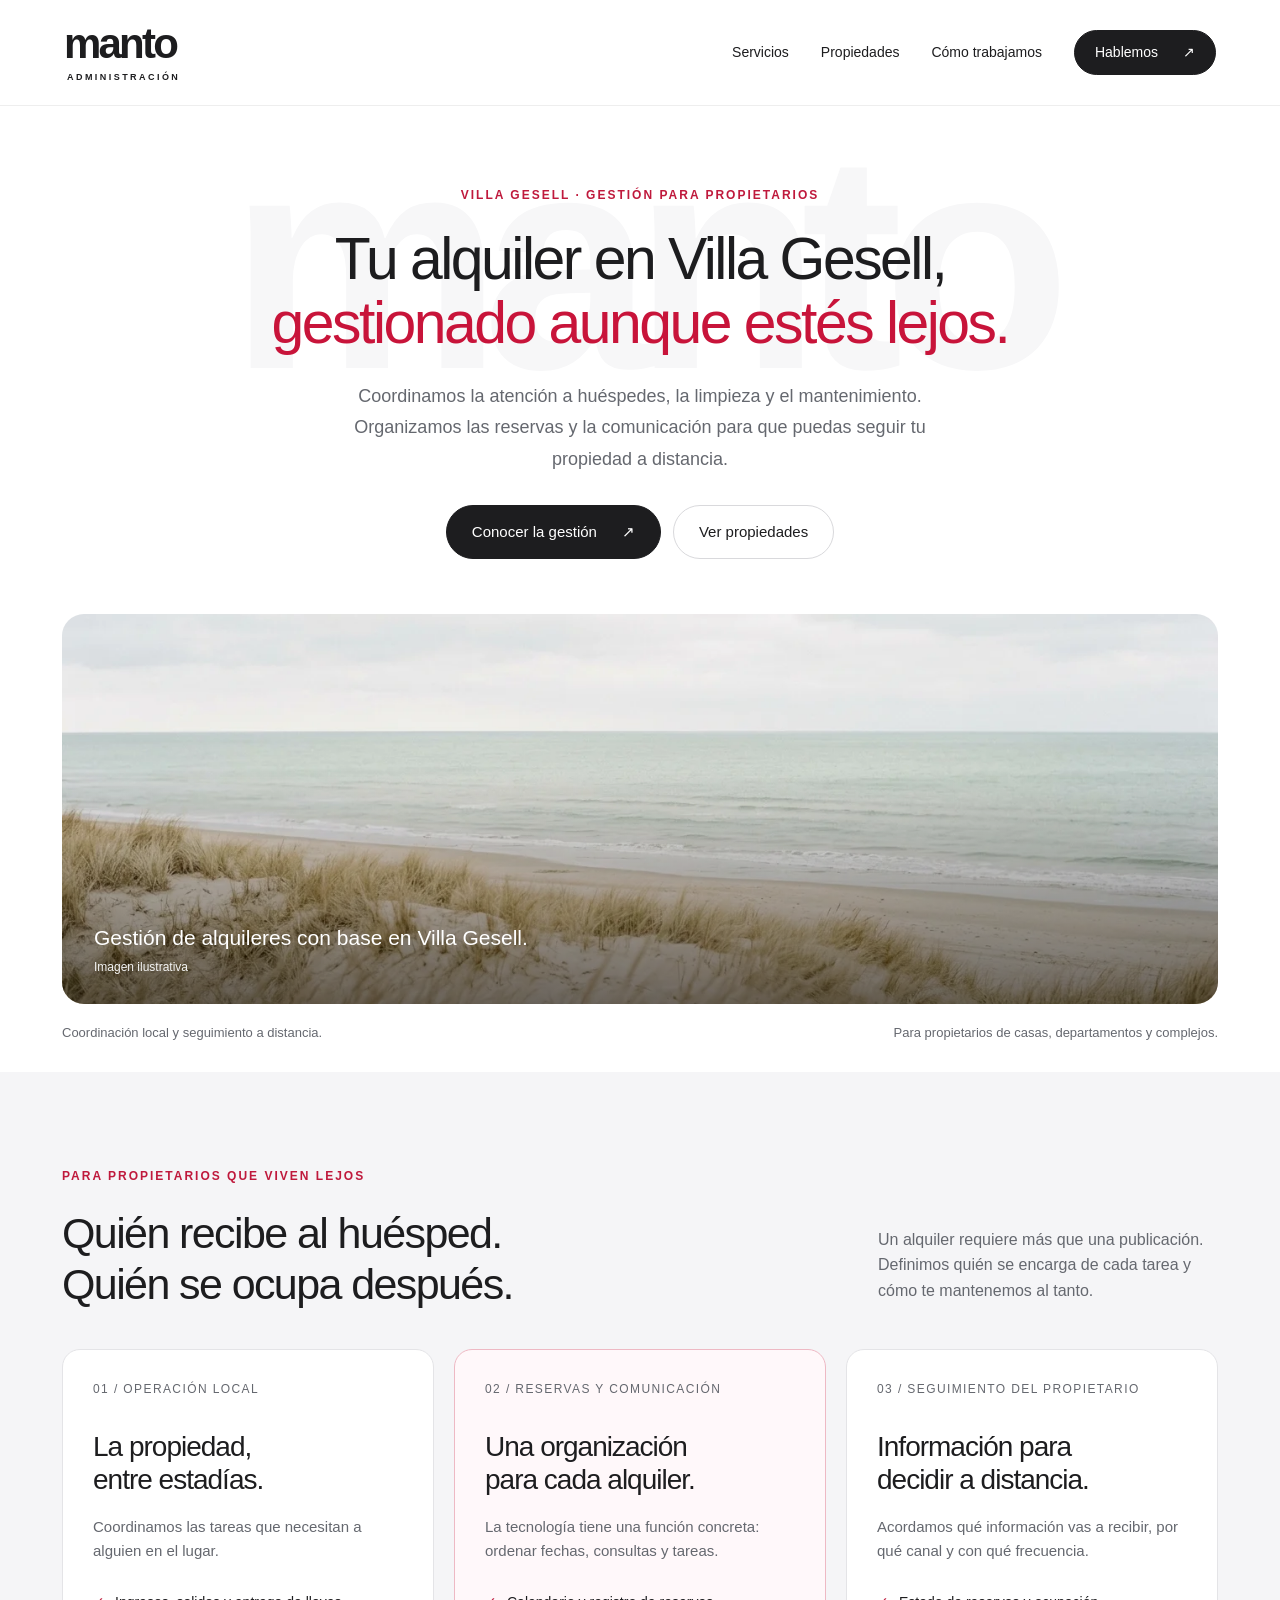
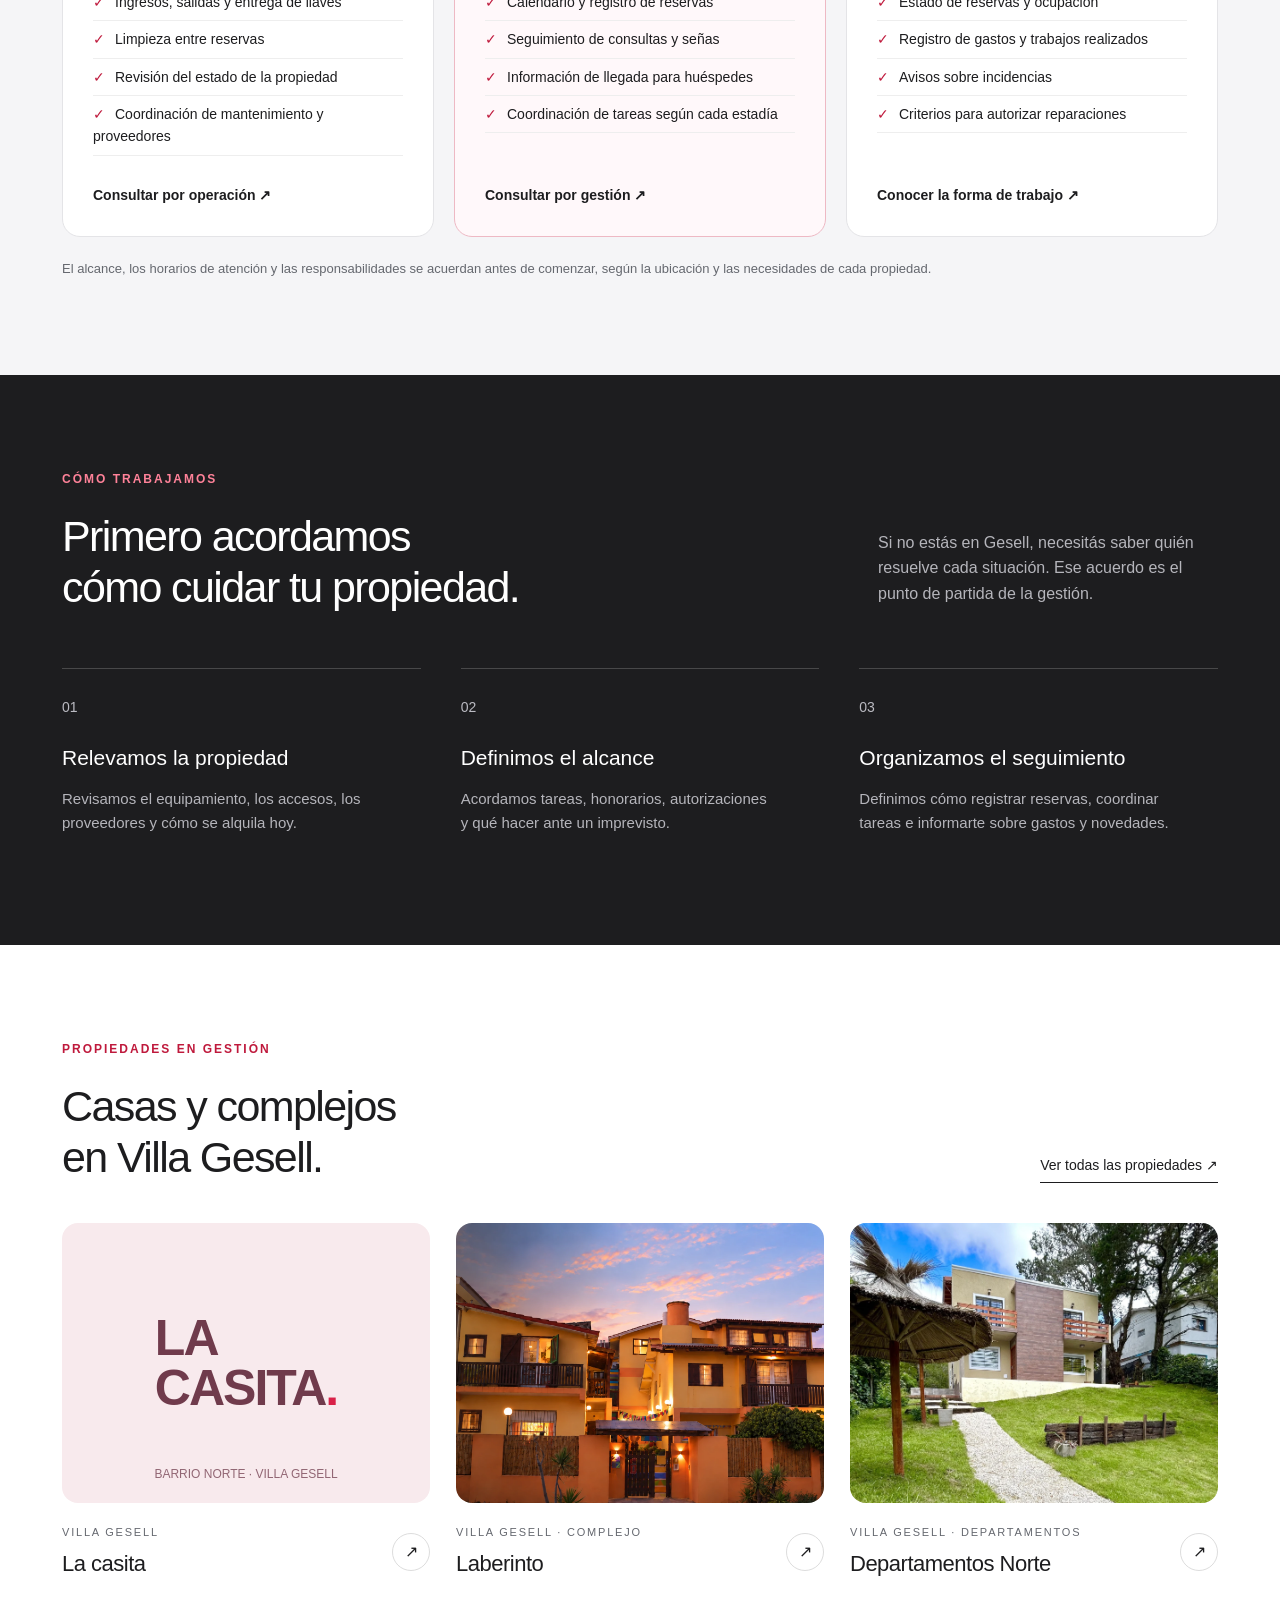
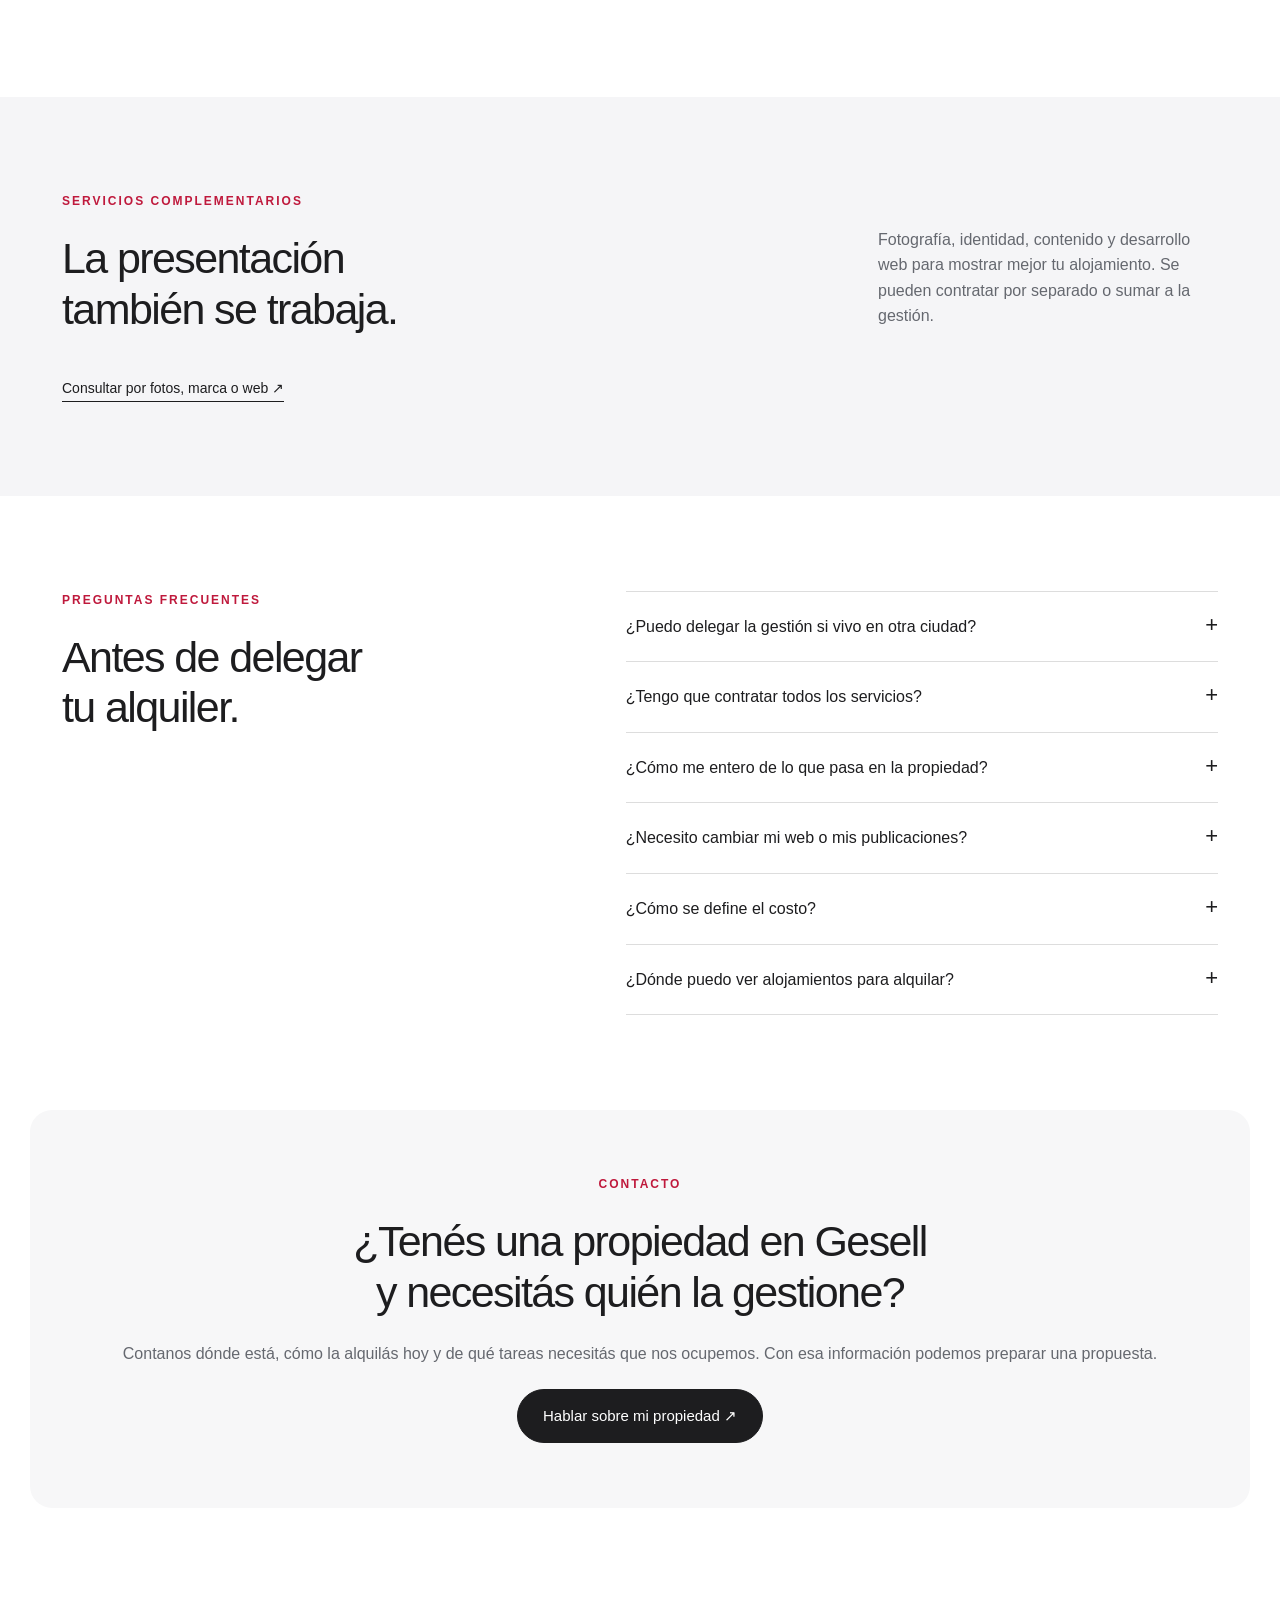
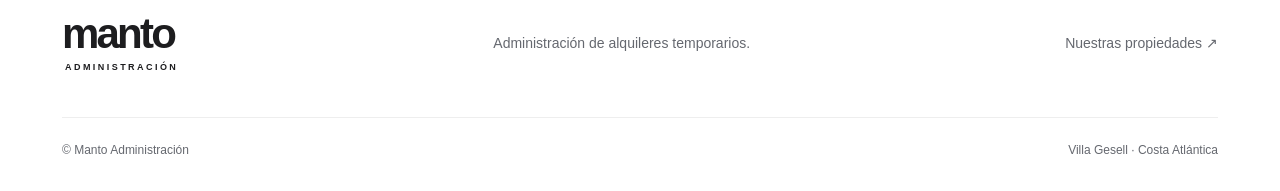
<file: index.html>
<!doctype html><html lang="es-AR"><head><meta charset="utf-8"><meta name="viewport" content="width=device-width,initial-scale=1"><meta name="robots" content="index,follow"><meta name="description" content="Gestión operativa de alquileres temporarios en Villa Gesell para propietarios que viven lejos. Coordinación local, reservas y seguimiento a distancia."><title>Manto · Gestión de alquileres temporarios en Villa Gesell</title><link rel="icon" href="data:image/svg+xml,%3Csvg xmlns='http://www.w3.org/2000/svg' viewBox='0 0 64 64'%3E%3Crect width='64' height='64' rx='16' fill='%23ff385c'/%3E%3Cpath d='M13 46V19l19 18 19-18v27' fill='none' stroke='white' stroke-width='7'/%3E%3C/svg%3E"><link rel="stylesheet" href="styles.css"><script src="app.js" defer></script></head><body><a class="skip" href="#contenido">Saltar al contenido</a><header><a class="brand" href="index.html" aria-label="Manto, inicio">manto<span>ADMINISTRACIÓN</span></a><button class="menu" aria-label="Abrir menú" aria-expanded="false" aria-controls="nav">☰</button><nav id="nav" aria-label="Navegación principal"><a href="index.html#servicios">Servicios</a><a href="propiedades.html">Propiedades</a><a href="index.html#nosotros">Cómo trabajamos</a><a class="button small" href="index.html#contacto">Hablemos <span aria-hidden="true">↗</span></a></nav></header><main id="contenido"><section class="hero wrap"><div class="ghost" aria-hidden="true">manto</div><div class="hero-copy"><p class="eyebrow">VILLA GESELL · GESTIÓN PARA PROPIETARIOS</p><h1>Tu alquiler en Villa Gesell,<br><em>gestionado aunque estés lejos.</em></h1><p class="lead">Coordinamos la atención a huéspedes, la limpieza y el mantenimiento. Organizamos las reservas y la comunicación para que puedas seguir tu propiedad a distancia.</p><div class="actions"><a class="button" href="#servicios">Conocer la gestión <span aria-hidden="true">↗</span></a><a class="button outline" href="propiedades.html">Ver propiedades</a></div></div><figure class="hero-photo"><img src="assets/portada.webp" alt="Paisaje costero de la Costa Atlántica" width="1500" height="720"><figcaption>Gestión de alquileres con base en Villa Gesell.<small>Imagen ilustrativa</small></figcaption></figure><div class="caption-row"><span>Coordinación local y seguimiento a distancia.</span><span>Para propietarios de casas, departamentos y complejos.</span></div></section><section class="section pale" id="servicios"><div class="wrap"><div class="section-heading"><div><p class="eyebrow">PARA PROPIETARIOS QUE VIVEN LEJOS</p><h2>Quién recibe al huésped.<br>Quién se ocupa después.</h2></div><p>Un alquiler requiere más que una publicación. Definimos quién se encarga de cada tarea y cómo te mantenemos al tanto.</p></div><div class="services"><article class="service"><span class="index">01 / OPERACIÓN LOCAL</span><h3>La propiedad,<br>entre estadías.</h3><p>Coordinamos las tareas que necesitan a alguien en el lugar.</p><ul><li>Ingresos, salidas y entrega de llaves</li><li>Limpieza entre reservas</li><li>Revisión del estado de la propiedad</li><li>Coordinación de mantenimiento y proveedores</li></ul><a href="#contacto">Consultar por operación ↗</a></article><article class="service featured"><span class="index">02 / RESERVAS Y COMUNICACIÓN</span><h3>Una organización<br>para cada alquiler.</h3><p>La tecnología tiene una función concreta: ordenar fechas, consultas y tareas.</p><ul><li>Calendario y registro de reservas</li><li>Seguimiento de consultas y señas</li><li>Información de llegada para huéspedes</li><li>Coordinación de tareas según cada estadía</li></ul><a href="#contacto">Consultar por gestión ↗</a></article><article class="service"><span class="index">03 / SEGUIMIENTO DEL PROPIETARIO</span><h3>Información para<br>decidir a distancia.</h3><p>Acordamos qué información vas a recibir, por qué canal y con qué frecuencia.</p><ul><li>Estado de reservas y ocupación</li><li>Registro de gastos y trabajos realizados</li><li>Avisos sobre incidencias</li><li>Criterios para autorizar reparaciones</li></ul><a href="#contacto">Conocer la forma de trabajo ↗</a></article></div><p class="note">El alcance, los horarios de atención y las responsabilidades se acuerdan antes de comenzar, según la ubicación y las necesidades de cada propiedad.</p></div></section><section class="process section" id="nosotros"><div class="wrap"><p class="eyebrow">CÓMO TRABAJAMOS</p><div class="section-heading"><h2>Primero acordamos<br>cómo cuidar tu propiedad.</h2><p>Si no estás en Gesell, necesitás saber quién resuelve cada situación. Ese acuerdo es el punto de partida de la gestión.</p></div><div class="steps"><article><span>01</span><h3>Relevamos la propiedad</h3><p>Revisamos el equipamiento, los accesos, los proveedores y cómo se alquila hoy.</p></article><article><span>02</span><h3>Definimos el alcance</h3><p>Acordamos tareas, honorarios, autorizaciones y qué hacer ante un imprevisto.</p></article><article><span>03</span><h3>Organizamos el seguimiento</h3><p>Definimos cómo registrar reservas, coordinar tareas e informarte sobre gastos y novedades.</p></article></div></div></section><section class="section wrap" id="propiedades"><div class="section-heading"><div><p class="eyebrow">PROPIEDADES EN GESTIÓN</p><h2>Casas y complejos<br>en Villa Gesell.</h2></div><a class="text-link" href="propiedades.html">Ver todas las propiedades ↗</a></div><div class="property-grid"><a class="property" href="la-casita.html"><div class="property-art pink"><span>LA<br>CASITA<span class="art-dot">.</span></span><small>BARRIO NORTE · VILLA GESELL</small></div><div class="property-meta"><div><p>VILLA GESELL</p><h3>La casita</h3></div><span class="round" aria-hidden="true">↗</span></div></a><a class="property" href="propiedades.html#laberinto"><div class="property-art property-photo"><img src="assets/laberinto.webp" alt="Fachada de Laberinto al atardecer" loading="lazy" width="900" height="600"></div><div class="property-meta"><div><p>VILLA GESELL · COMPLEJO</p><h3>Laberinto</h3></div><span class="round" aria-hidden="true">↗</span></div></a><a class="property" href="propiedades.html#norte"><div class="property-art property-photo"><img src="assets/norte.webp" alt="Frente de Departamentos Norte" loading="lazy" width="900" height="600"></div><div class="property-meta"><div><p>VILLA GESELL · DEPARTAMENTOS</p><h3>Departamentos Norte</h3></div><span class="round" aria-hidden="true">↗</span></div></a></div></section><section class="section pale"><div class="wrap"><div class="section-heading"><div><p class="eyebrow">SERVICIOS COMPLEMENTARIOS</p><h2>La presentación<br>también se trabaja.</h2></div><p>Fotografía, identidad, contenido y desarrollo web para mostrar mejor tu alojamiento. Se pueden contratar por separado o sumar a la gestión.</p></div><a class="text-link" href="#contacto">Consultar por fotos, marca o web ↗</a></div></section><section class="section wrap faq"><div><p class="eyebrow">PREGUNTAS FRECUENTES</p><h2>Antes de delegar<br>tu alquiler.</h2></div><div><details><summary>¿Puedo delegar la gestión si vivo en otra ciudad?</summary><p>Ese es el enfoque de Manto. Relevamos la propiedad en Villa Gesell y definimos qué tareas podemos asumir, quién las realiza y cómo vas a recibir la información.</p></details><details><summary>¿Tengo que contratar todos los servicios?</summary><p>No. Podemos acordar la operación local, la gestión de reservas o servicios puntuales. La propuesta detalla las responsabilidades de cada parte.</p></details><details><summary>¿Cómo me entero de lo que pasa en la propiedad?</summary><p>Antes de comenzar acordamos el canal, la frecuencia y el contenido del seguimiento: reservas, gastos, tareas e incidencias. También definimos qué decisiones requieren tu autorización.</p></details><details><summary>¿Necesito cambiar mi web o mis publicaciones?</summary><p>No necesariamente. Revisamos los canales que ya usás y organizamos el trabajo a partir de ellos. Si necesitás mejorar fotos, textos o web, lo presupuestamos por separado.</p></details><details><summary>¿Cómo se define el costo?</summary><p>Según la ubicación, el tipo de propiedad y las tareas que delegues. Los honorarios y los gastos operativos se detallan en la propuesta.</p></details><details><summary>¿Dónde puedo ver alojamientos para alquilar?</summary><p>En <a class="text-link" href="propiedades.html">Propiedades</a> están las fichas y los canales de consulta de cada alojamiento.</p></details></div></section><section class="contact wrap" id="contacto"><p class="eyebrow">CONTACTO</p><h2>¿Tenés una propiedad en Gesell<br>y necesitás quién la gestione?</h2><p>Contanos dónde está, cómo la alquilás hoy y de qué tareas necesitás que nos ocupemos. Con esa información podemos preparar una propuesta.</p><a class="button" href="https://wa.me/5491124027007?text=Hola%21%20Me%20pongo%20en%20contacto%20desde%20la%20web%20de%20Manto%2C%20quiero%20mas%20info%20sobre%3A" target="_blank" rel="noopener noreferrer">Hablar sobre mi propiedad ↗</a></section></main><footer class="wrap"><a class="brand" href="index.html">manto<span>ADMINISTRACIÓN</span></a><p>Administración de alquileres temporarios.</p><a href="propiedades.html">Nuestras propiedades ↗</a><div class="footerline"><span>© Manto Administración</span><span>Villa Gesell · Costa Atlántica</span></div></footer></body></html>
</file>
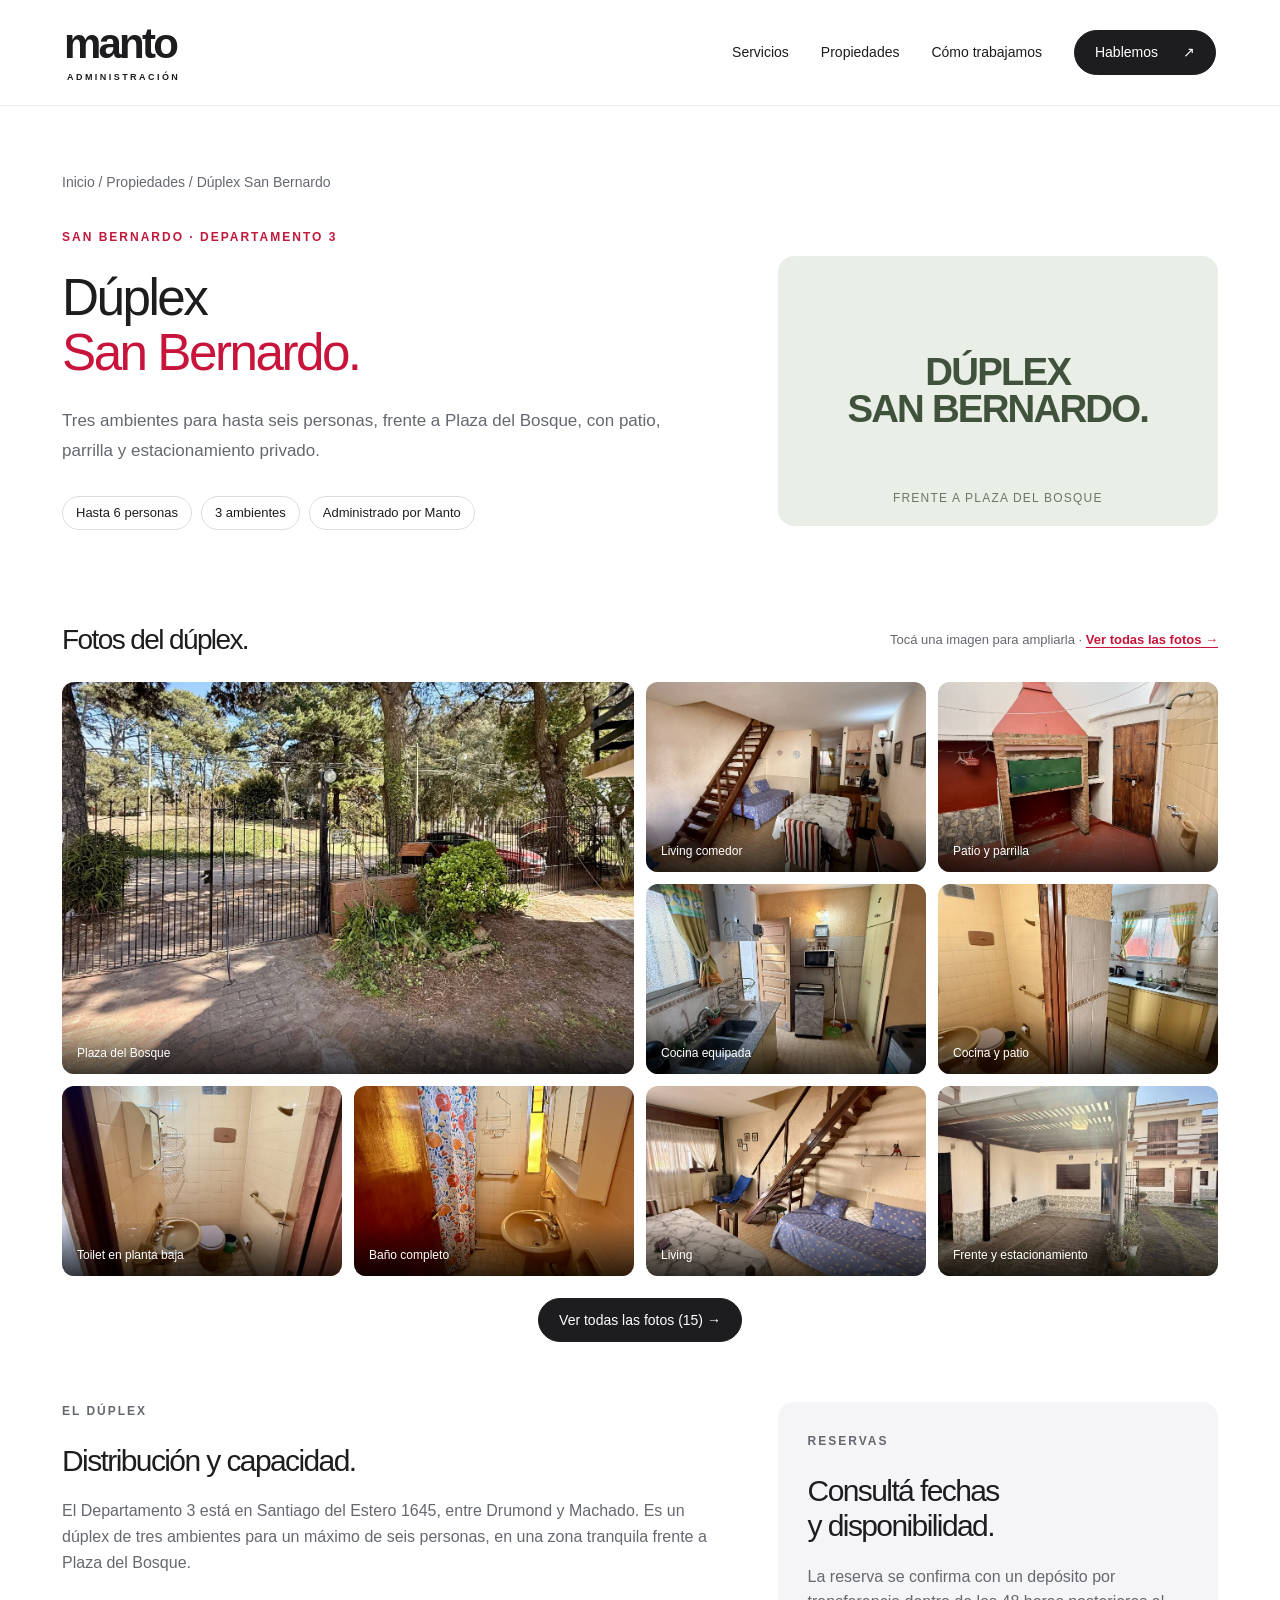
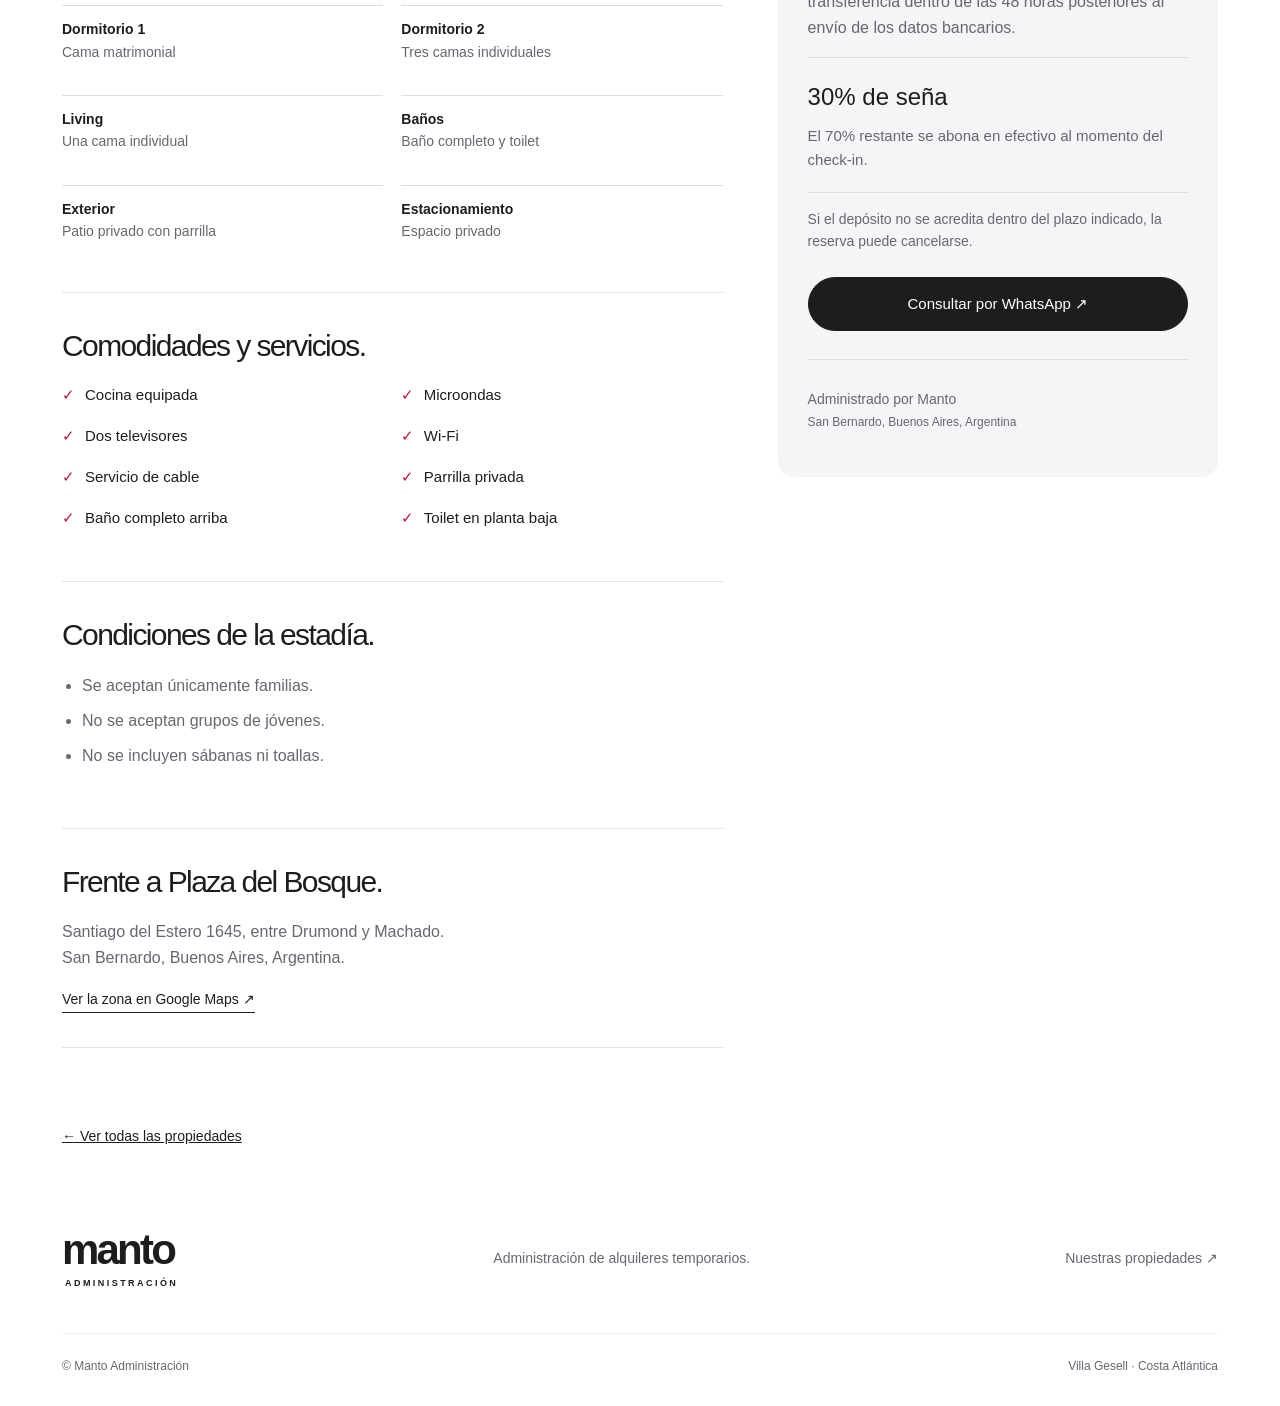
<file: duplex-san-bernardo.html>
<!doctype html>
<html lang="es-AR">
<head>
  <meta charset="utf-8">
  <meta name="viewport" content="width=device-width,initial-scale=1">
  <meta name="robots" content="index,follow">
  <meta name="description" content="Dúplex en San Bernardo para hasta 6 personas, frente a Plaza del Bosque. Patio con parrilla, estacionamiento privado, Wi-Fi y cocina equipada.">
  <title>Dúplex San Bernardo · Alquiler para 6 personas | Manto</title>
  <link rel="icon" href="data:image/svg+xml,%3Csvg xmlns='http://www.w3.org/2000/svg' viewBox='0 0 64 64'%3E%3Crect width='64' height='64' rx='16' fill='%23ff385c'/%3E%3Cpath d='M13 46V19l19 18 19-18v27' fill='none' stroke='white' stroke-width='7'/%3E%3C/svg%3E">
  <link rel="stylesheet" href="styles.css">
  <script src="app.js" defer></script>
</head>
<body>
  <a class="skip" href="#contenido">Saltar al contenido</a>
  <header>
    <a class="brand" href="index.html" aria-label="Manto, inicio">manto<span>ADMINISTRACIÓN</span></a>
    <button class="menu" aria-label="Abrir menú" aria-expanded="false" aria-controls="nav">☰</button>
    <nav id="nav" aria-label="Navegación principal">
      <a href="index.html#servicios">Servicios</a><a href="propiedades.html">Propiedades</a><a href="index.html#nosotros">Cómo trabajamos</a><a class="button small" href="index.html#contacto">Hablemos <span aria-hidden="true">↗</span></a>
    </nav>
  </header>
  <main id="contenido" class="wrap">
    <section class="subhero casita-intro">
      <p class="breadcrumb"><a href="index.html">Inicio</a> / <a href="propiedades.html">Propiedades</a> / Dúplex San Bernardo</p>
      <div class="casita-heading">
        <div>
          <p class="eyebrow">SAN BERNARDO · DEPARTAMENTO 3</p>
          <h1>Dúplex<br><em>San Bernardo.</em></h1>
          <p class="lead">Tres ambientes para hasta seis personas, frente a Plaza del Bosque, con patio, parrilla y estacionamiento privado.</p>
          <div class="tags"><span>Hasta 6 personas</span><span>3 ambientes</span><span>Administrado por Manto</span></div>
        </div>
        <div class="property-art duplex-mark"><span>DÚPLEX<br>SAN BERNARDO.</span><small>FRENTE A PLAZA DEL BOSQUE</small></div>
      </div>
    </section>

    <section aria-labelledby="fotos-title">
      <div class="gallery-heading"><h2 id="fotos-title">Fotos del dúplex.</h2><span>Tocá una imagen para ampliarla · <button class="gallery-all-btn" id="ver-todas-btn" type="button">Ver todas las fotos →</button></span></div>
      <div class="photo-gallery portrait-gallery"><a class="gallery-item" href="assets/duplex-san-bernardo/04-plaza.webp" data-gallery><img src="assets/duplex-san-bernardo/04-plaza.webp" alt="Vista hacia Plaza del Bosque" width="1350" height="1800" loading="eager"><span>Plaza del Bosque</span></a><a class="gallery-item" href="assets/duplex-san-bernardo/06-living-comedor.webp" data-gallery><img src="assets/duplex-san-bernardo/06-living-comedor.webp" alt="Living comedor y escalera" width="1350" height="1800" loading="lazy"><span>Living comedor</span></a><a class="gallery-item" href="assets/duplex-san-bernardo/15-patio-parrilla.webp" data-gallery><img src="assets/duplex-san-bernardo/15-patio-parrilla.webp" alt="Patio privado con parrilla" width="1350" height="1800" loading="lazy"><span>Patio y parrilla</span></a><a class="gallery-item" href="assets/duplex-san-bernardo/11-cocina.webp" data-gallery><img src="assets/duplex-san-bernardo/11-cocina.webp" alt="Mesada y equipamiento de cocina" width="1350" height="1800" loading="lazy"><span>Cocina equipada</span></a><a class="gallery-item" href="assets/duplex-san-bernardo/12-cocina.webp" data-gallery><img src="assets/duplex-san-bernardo/12-cocina.webp" alt="Cocina y acceso al patio" width="1350" height="1800" loading="lazy"><span>Cocina y patio</span></a><a class="gallery-item" href="assets/duplex-san-bernardo/13-toilet.webp" data-gallery><img src="assets/duplex-san-bernardo/13-toilet.webp" alt="Toilet en planta baja" width="1350" height="1800" loading="lazy"><span>Toilet en planta baja</span></a><a class="gallery-item" href="assets/duplex-san-bernardo/14-bano.webp" data-gallery><img src="assets/duplex-san-bernardo/14-bano.webp" alt="Baño completo en planta alta" width="1350" height="1800" loading="lazy"><span>Baño completo</span></a><a class="gallery-item" href="assets/duplex-san-bernardo/08-living-comedor.webp" data-gallery><img src="assets/duplex-san-bernardo/08-living-comedor.webp" alt="Cama individual en el living" width="1350" height="1800" loading="lazy"><span>Living</span></a><a class="gallery-item" href="assets/duplex-san-bernardo/01-exterior.webp" data-gallery><img src="assets/duplex-san-bernardo/01-exterior.webp" alt="Frente del dúplex y estacionamiento privado" width="1350" height="1800" loading="lazy"><span>Frente y estacionamiento</span></a></div><div class="gallery-view-all"><button class="button small" id="ver-todas-btn-bottom" type="button">Ver todas las fotos (15) →</button></div>
    </section>

    <div class="detail-grid casita-details">
      <div>
        <section class="detail-section">
          <p class="eyebrow">EL DÚPLEX</p><h2>Distribución y capacidad.</h2>
          <p>El Departamento 3 está en Santiago del Estero 1645, entre Drumond y Machado. Es un dúplex de tres ambientes para un máximo de seis personas, en una zona tranquila frente a Plaza del Bosque.</p>
          <div class="facts">
            <p><strong>Dormitorio 1</strong>Cama matrimonial</p><p><strong>Dormitorio 2</strong>Tres camas individuales</p><p><strong>Living</strong>Una cama individual</p><p><strong>Baños</strong>Baño completo y toilet</p><p><strong>Exterior</strong>Patio privado con parrilla</p><p><strong>Estacionamiento</strong>Espacio privado</p>
          </div>
        </section>
        <section class="detail-section"><h2>Comodidades y servicios.</h2><ul class="amenities"><li>Cocina equipada</li><li>Microondas</li><li>Dos televisores</li><li>Wi-Fi</li><li>Servicio de cable</li><li>Parrilla privada</li><li>Baño completo arriba</li><li>Toilet en planta baja</li></ul></section>
        <section class="detail-section"><h2>Condiciones de la estadía.</h2><ul class="conditions"><li>Se aceptan únicamente familias.</li><li>No se aceptan grupos de jóvenes.</li><li>No se incluyen sábanas ni toallas.</li></ul></section>
        <section class="detail-section"><h2>Frente a Plaza del Bosque.</h2><p>Santiago del Estero 1645, entre Drumond y Machado.<br>San Bernardo, Buenos Aires, Argentina.</p><a class="text-link" href="https://www.google.com/maps/search/?api=1&amp;query=Santiago%20del%20Estero%201645%2C%20San%20Bernardo%2C%20Buenos%20Aires" target="_blank" rel="noopener noreferrer">Ver la zona en Google Maps ↗</a></section>
      </div>
      <aside class="reservation">
        <p class="eyebrow">RESERVAS</p><h2>Consultá fechas<br>y disponibilidad.</h2><p>La reserva se confirma con un depósito por transferencia dentro de las 48 horas posteriores al envío de los datos bancarios.</p>
        <div class="payment"><strong>30% de seña</strong><p>El 70% restante se abona en efectivo al momento del check-in.</p></div>
        <p class="reservation-detail">Si el depósito no se acredita dentro del plazo indicado, la reserva puede cancelarse.</p>
        <a class="button" href="https://wa.me/5491124027007?text=Hola%21%20Me%20pongo%20en%20contacto%20desde%20la%20web%20de%20Manto%2C%20quiero%20mas%20info%20sobre%3A%20D%C3%BAplex%20San%20Bernardo" target="_blank" rel="noopener noreferrer">Consultar por WhatsApp ↗</a>
        <hr><p class="host-label">Administrado por Manto<br><span>San Bernardo, Buenos Aires, Argentina</span></p>
      </aside>
    </div>
    <a class="back" href="propiedades.html">← Ver todas las propiedades</a><div class="detail-bottom"></div>
  </main>
  <script type="application/json" id="gallery-data">[{"src":"assets/duplex-san-bernardo/04-plaza.webp","alt":"Vista hacia Plaza del Bosque"},{"src":"assets/duplex-san-bernardo/06-living-comedor.webp","alt":"Living comedor y escalera"},{"src":"assets/duplex-san-bernardo/15-patio-parrilla.webp","alt":"Patio privado con parrilla"},{"src":"assets/duplex-san-bernardo/11-cocina.webp","alt":"Mesada y equipamiento de cocina"},{"src":"assets/duplex-san-bernardo/12-cocina.webp","alt":"Cocina y acceso al patio"},{"src":"assets/duplex-san-bernardo/13-toilet.webp","alt":"Toilet en planta baja"},{"src":"assets/duplex-san-bernardo/14-bano.webp","alt":"Baño completo en planta alta"},{"src":"assets/duplex-san-bernardo/08-living-comedor.webp","alt":"Cama individual en el living"},{"src":"assets/duplex-san-bernardo/01-exterior.webp","alt":"Frente del dúplex y estacionamiento privado"},{"src":"assets/duplex-san-bernardo/02-exterior.webp","alt":"Exterior del complejo"},{"src":"assets/duplex-san-bernardo/03-exterior.webp","alt":"Acceso al complejo"},{"src":"assets/duplex-san-bernardo/05-living-comedor.webp","alt":"Living comedor en planta baja"},{"src":"assets/duplex-san-bernardo/07-living-comedor.webp","alt":"Comedor y televisión"},{"src":"assets/duplex-san-bernardo/09-escalera.webp","alt":"Escalera hacia la planta alta"},{"src":"assets/duplex-san-bernardo/10-cocina.webp","alt":"Cocina equipada"}]</script>
  <dialog id="photo-dialog" aria-label="Fotos del Dúplex San Bernardo"><div class="lightbox-toolbar"><span id="photo-count" aria-live="polite"></span><button type="button" data-close aria-label="Cerrar galería">Cerrar ×</button></div><img id="photo-large" alt=""><div class="lightbox-controls"><button type="button" data-prev aria-label="Foto anterior">← Anterior</button><p id="photo-caption"></p><button type="button" data-next aria-label="Foto siguiente">Siguiente →</button></div></dialog>
  <footer class="wrap"><a class="brand" href="index.html">manto<span>ADMINISTRACIÓN</span></a><p>Administración de alquileres temporarios.</p><a href="propiedades.html">Nuestras propiedades ↗</a><div class="footerline"><span>© Manto Administración</span><span>Villa Gesell · Costa Atlántica</span></div></footer>
</body>
</html>
</file>
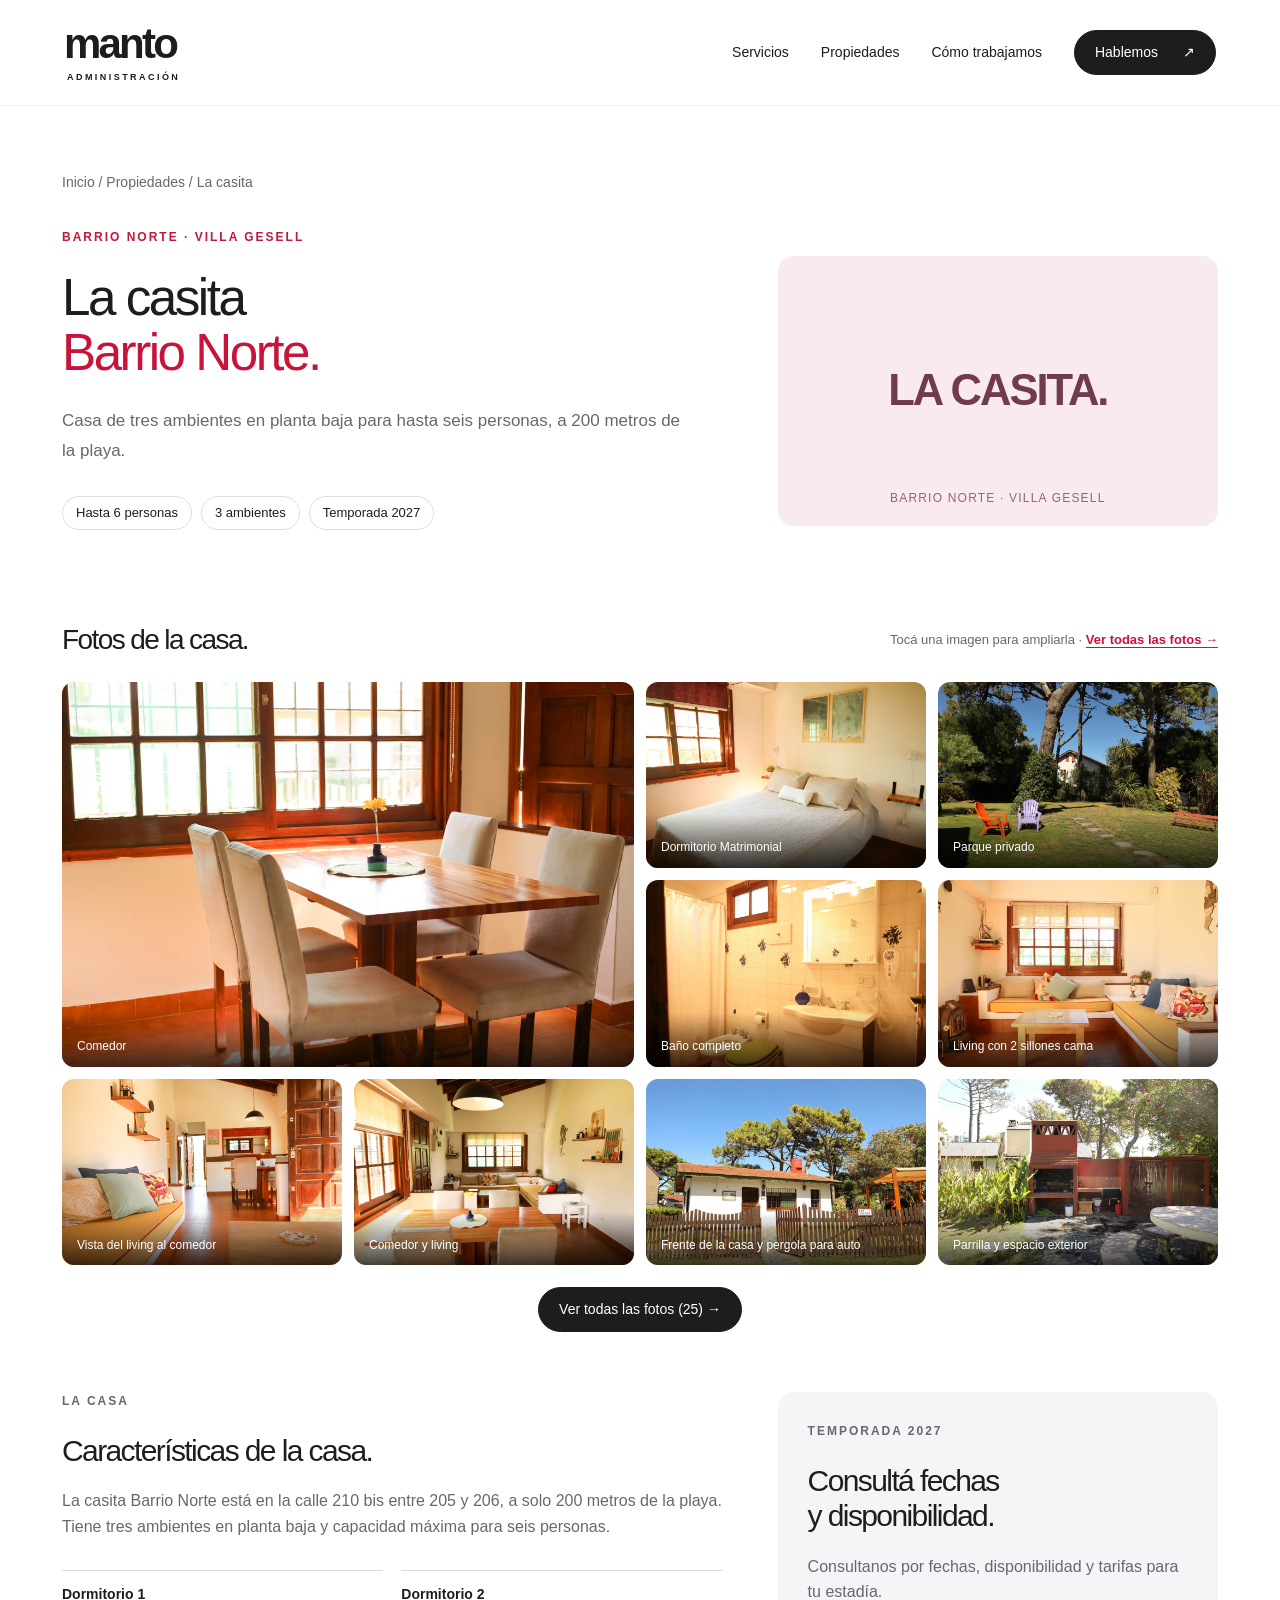
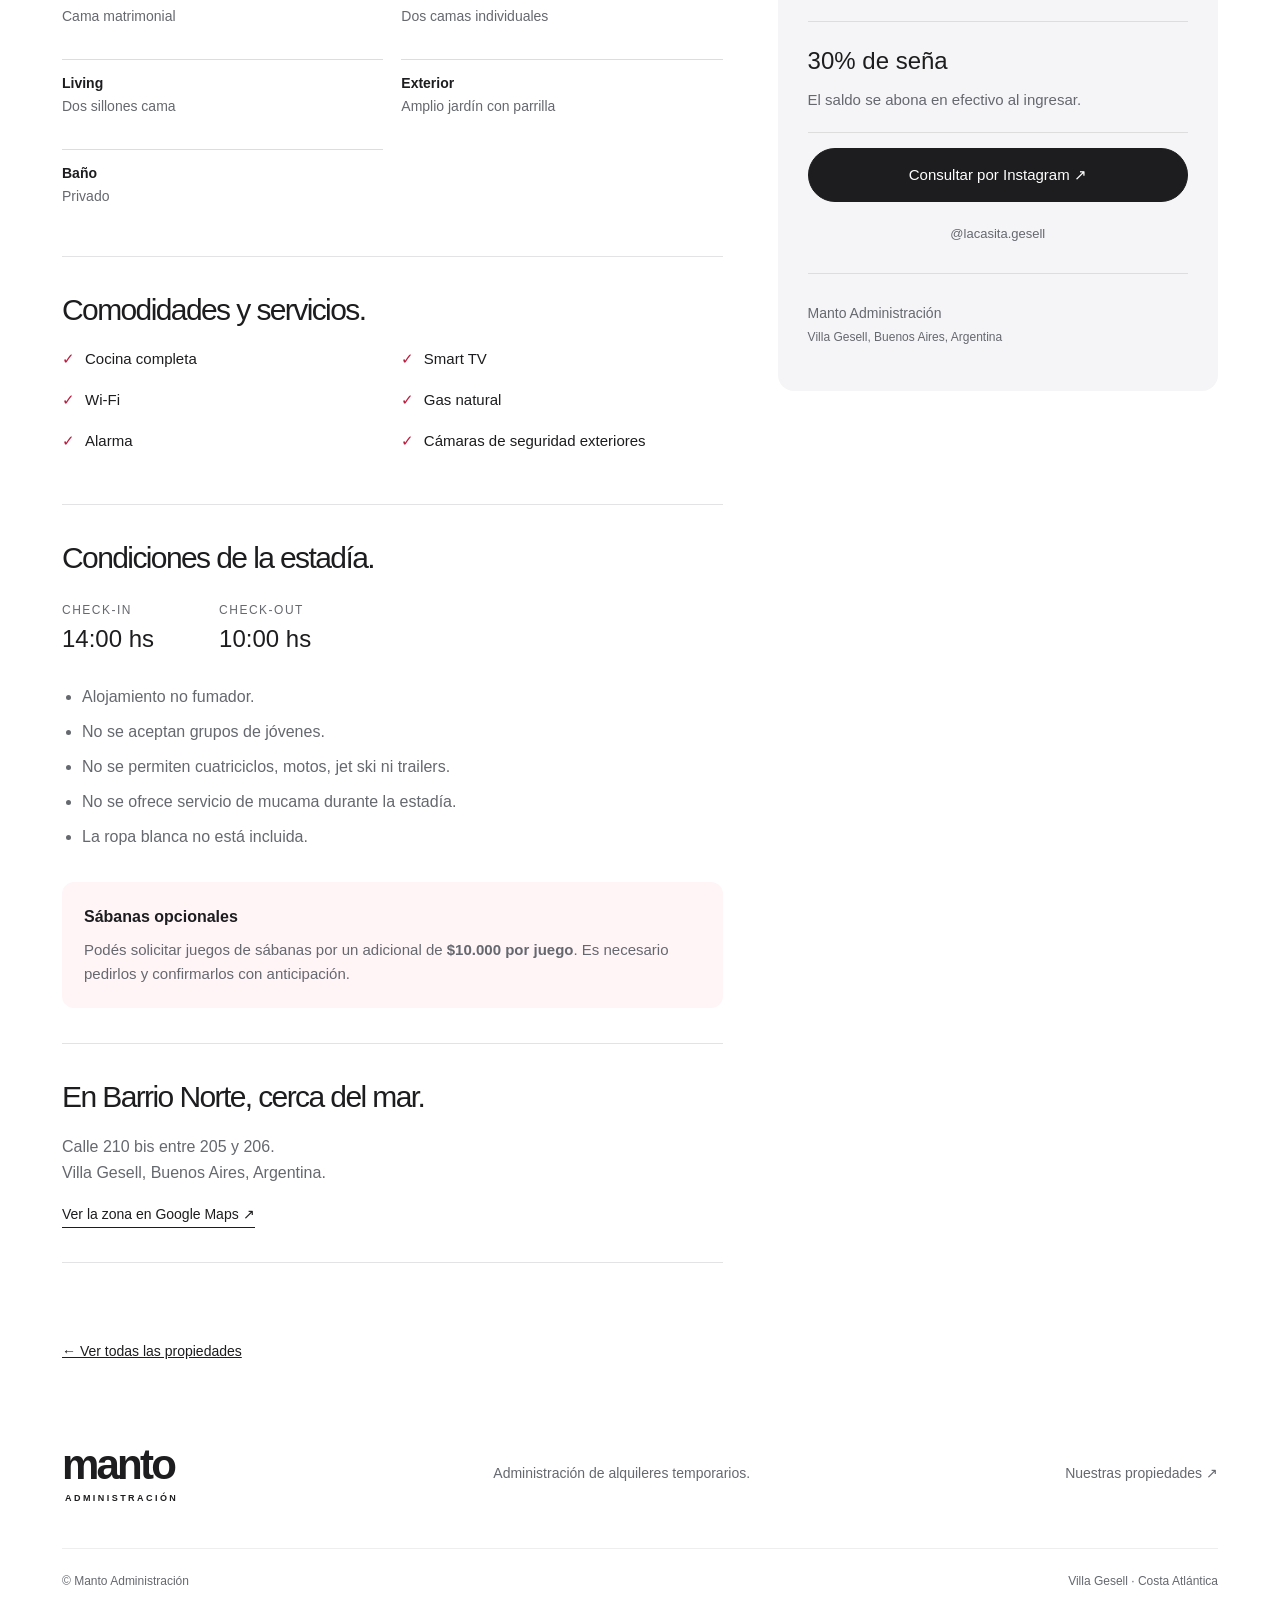
<file: la-casita.html>
<!doctype html><html lang="es-AR"><head><meta charset="utf-8"><meta name="viewport" content="width=device-width,initial-scale=1"><meta name="robots" content="index,follow"><meta name="description" content="La casita Barrio Norte: casa en planta baja para hasta 6 personas, a 200 metros de la playa en Villa Gesell. Jardín con parrilla, Wi-Fi y temporada 2027."><title>La casita · Alquiler de verano en Villa Gesell | Manto</title><link rel="icon" href="data:image/svg+xml,%3Csvg xmlns='http://www.w3.org/2000/svg' viewBox='0 0 64 64'%3E%3Crect width='64' height='64' rx='16' fill='%23ff385c'/%3E%3Cpath d='M13 46V19l19 18 19-18v27' fill='none' stroke='white' stroke-width='7'/%3E%3C/svg%3E"><link rel="stylesheet" href="styles.css"><script src="app.js" defer></script></head><body><a class="skip" href="#contenido">Saltar al contenido</a><header><a class="brand" href="index.html" aria-label="Manto, inicio">manto<span>ADMINISTRACIÓN</span></a><button class="menu" aria-label="Abrir menú" aria-expanded="false" aria-controls="nav">☰</button><nav id="nav" aria-label="Navegación principal"><a href="index.html#servicios">Servicios</a><a href="propiedades.html">Propiedades</a><a href="index.html#nosotros">Cómo trabajamos</a><a class="button small" href="index.html#contacto">Hablemos <span aria-hidden="true">↗</span></a></nav></header><main id="contenido" class="wrap"><section class="subhero casita-intro"><p class="breadcrumb"><a href="index.html">Inicio</a> / <a href="propiedades.html">Propiedades</a> / La casita</p><div class="casita-heading"><div><p class="eyebrow">BARRIO NORTE · VILLA GESELL</p><h1>La casita<br><em>Barrio Norte.</em></h1><p class="lead">Casa de tres ambientes en planta baja para hasta seis personas, a 200 metros de la playa.</p><div class="tags"><span>Hasta 6 personas</span><span>3 ambientes</span><span>Temporada 2027</span></div></div><div class="property-art pink casita-mark"><span>LA CASITA.</span><small>BARRIO NORTE · VILLA GESELL</small></div></div></section><section aria-labelledby="fotos-title"><div class="gallery-heading"><h2 id="fotos-title">Fotos de la casa.</h2><span>Tocá una imagen para ampliarla · <button class="gallery-all-btn" id="ver-todas-btn" type="button">Ver todas las fotos →</button></span></div><div class="photo-gallery"><a class="gallery-item" href="assets/la-casita/1.webp" data-gallery><img src="assets/la-casita/1.webp" alt="Comedor" width="1800" height="1200" loading="eager"><span>Comedor</span></a><a class="gallery-item" href="assets/la-casita/2.webp" data-gallery><img src="assets/la-casita/2.webp" alt="Dormitorio Matrimonial" width="1800" height="1200" loading="lazy"><span>Dormitorio Matrimonial</span></a><a class="gallery-item" href="assets/la-casita/3.webp" data-gallery><img src="assets/la-casita/3.webp" alt="Parque privado" width="1800" height="1200" loading="lazy"><span>Parque privado</span></a><a class="gallery-item" href="assets/la-casita/4.webp" data-gallery><img src="assets/la-casita/4.webp" alt="Baño completo" width="1800" height="1200" loading="lazy"><span>Baño completo</span></a><a class="gallery-item" href="assets/la-casita/5.webp" data-gallery><img src="assets/la-casita/5.webp" alt="Living con 2 sillones cama" width="1800" height="1200" loading="lazy"><span>Living con 2 sillones cama</span></a><a class="gallery-item" href="assets/la-casita/6.webp" data-gallery><img src="assets/la-casita/6.webp" alt="Vista del living al comedor" width="1800" height="1200" loading="lazy"><span>Vista del living al comedor</span></a><a class="gallery-item" href="assets/la-casita/7.webp" data-gallery><img src="assets/la-casita/7.webp" alt="Comedor y living" width="1800" height="1200" loading="lazy"><span>Comedor y living</span></a><a class="gallery-item" href="assets/la-casita/8.webp" data-gallery><img src="assets/la-casita/8.webp" alt="Frente de la casa y pergola para auto" width="1800" height="1200" loading="lazy"><span>Frente de la casa y pergola para auto</span></a><a class="gallery-item" href="assets/la-casita/9.webp" data-gallery><img src="assets/la-casita/9.webp" alt="Parrilla y espacio exterior" width="1800" height="1200" loading="lazy"><span>Parrilla y espacio exterior</span></a></div><div class="gallery-view-all"><button class="button small" id="ver-todas-btn-bottom" type="button">Ver todas las fotos (25) →</button></div></section><div class="detail-grid casita-details"><div><section class="detail-section"><p class="eyebrow">LA CASA</p><h2>Características de la casa.</h2><p>La casita Barrio Norte está en la calle 210 bis entre 205 y 206, a solo 200 metros de la playa. Tiene tres ambientes en planta baja y capacidad máxima para seis personas.</p><div class="facts"><p><strong>Dormitorio 1</strong>Cama matrimonial</p><p><strong>Dormitorio 2</strong>Dos camas individuales</p><p><strong>Living</strong>Dos sillones cama</p><p><strong>Exterior</strong>Amplio jardín con parrilla</p><p><strong>Baño</strong>Privado</p></div></section><section class="detail-section"><h2>Comodidades y servicios.</h2><ul class="amenities"><li>Cocina completa</li><li>Smart TV</li><li>Wi-Fi</li><li>Gas natural</li><li>Alarma</li><li>Cámaras de seguridad exteriores</li></ul></section><section class="detail-section"><h2>Condiciones de la estadía.</h2><div class="stay-times"><div><span>CHECK-IN</span><strong>14:00 hs</strong></div><div><span>CHECK-OUT</span><strong>10:00 hs</strong></div></div><ul class="conditions"><li>Alojamiento no fumador.</li><li>No se aceptan grupos de jóvenes.</li><li>No se permiten cuatriciclos, motos, jet ski ni trailers.</li><li>No se ofrece servicio de mucama durante la estadía.</li><li>La ropa blanca no está incluida.</li></ul><div class="linen"><strong>Sábanas opcionales</strong><p>Podés solicitar juegos de sábanas por un adicional de <strong>$10.000 por juego</strong>. Es necesario pedirlos y confirmarlos con anticipación.</p></div></section><section class="detail-section"><h2>En Barrio Norte, cerca del mar.</h2><p>Calle 210 bis entre 205 y 206.<br>Villa Gesell, Buenos Aires, Argentina.</p><a class="text-link" href="https://www.google.com/maps/search/?api=1&amp;query=Calle%20210%20bis%20entre%20205%20y%20206%2C%20Villa%20Gesell%2C%20Argentina" target="_blank" rel="noopener noreferrer">Ver la zona en Google Maps ↗</a></section></div><aside class="reservation"><p class="eyebrow">TEMPORADA 2027</p><h2>Consultá fechas<br>y disponibilidad.</h2><p>Consultanos por fechas, disponibilidad y tarifas para tu estadía.</p><div class="payment"><strong>30% de seña</strong><p>El saldo se abona en efectivo al ingresar.</p></div><a class="button" href="https://www.instagram.com/lacasita.gesell/" target="_blank" rel="noopener noreferrer">Consultar por Instagram ↗</a><p class="note">@lacasita.gesell</p><hr><p class="host-label">Manto Administración<br><span>Villa Gesell, Buenos Aires, Argentina</span></p></aside></div><a class="back" href="propiedades.html">← Ver todas las propiedades</a><div class="detail-bottom"></div></main><script type="application/json" id="gallery-data">[{"src":"assets/la-casita/1.webp","alt":"Comedor"},{"src":"assets/la-casita/2.webp","alt":"Dormitorio matrimonial"},{"src":"assets/la-casita/3.webp","alt":"Parque privado"},{"src":"assets/la-casita/4.webp","alt":"Baño completo"},{"src":"assets/la-casita/5.webp","alt":"Living con dos sillones cama"},{"src":"assets/la-casita/6.webp","alt":"Vista del living al comedor"},{"src":"assets/la-casita/7.webp","alt":"Comedor y living"},{"src":"assets/la-casita/8.webp","alt":"Frente de la casa y pérgola para auto"},{"src":"assets/la-casita/9.webp","alt":"Parrilla y espacio exterior"},{"src":"assets/la-casita/4N7A5239.webp","alt":"Interior de La casita"},{"src":"assets/la-casita/4N7A5242.webp","alt":"Interior de La casita"},{"src":"assets/la-casita/4N7A5247.webp","alt":"Living con luz natural"},{"src":"assets/la-casita/4N7A5248.webp","alt":"Dormitorio matrimonial"},{"src":"assets/la-casita/4N7A5260.webp","alt":"Interior de La casita"},{"src":"assets/la-casita/4N7A5262.webp","alt":"Interior de La casita"},{"src":"assets/la-casita/4N7A5273.webp","alt":"Interior de La casita"},{"src":"assets/la-casita/4N7A5278.webp","alt":"Interior de La casita"},{"src":"assets/la-casita/4N7A5291.webp","alt":"Interior de La casita"},{"src":"assets/la-casita/4N7A5299.webp","alt":"Interior de La casita"},{"src":"assets/la-casita/4N7A5302.webp","alt":"Interior de La casita"},{"src":"assets/la-casita/4N7A5303.webp","alt":"Interior de La casita"},{"src":"assets/la-casita/4N7A5306.webp","alt":"Interior de La casita"},{"src":"assets/la-casita/4N7A5308.webp","alt":"Interior de La casita"},{"src":"assets/la-casita/4N7A5310.webp","alt":"Interior de La casita"},{"src":"assets/la-casita/4N7A5313.webp","alt":"Interior de La casita"}]</script><dialog id="photo-dialog" aria-label="Fotos de La casita"><div class="lightbox-toolbar"><span id="photo-count" aria-live="polite"></span><button type="button" data-close aria-label="Cerrar galería">Cerrar ×</button></div><img id="photo-large" alt=""><div class="lightbox-controls"><button type="button" data-prev aria-label="Foto anterior">← Anterior</button><p id="photo-caption"></p><button type="button" data-next aria-label="Foto siguiente">Siguiente →</button></div></dialog><footer class="wrap"><a class="brand" href="index.html">manto<span>ADMINISTRACIÓN</span></a><p>Administración de alquileres temporarios.</p><a href="propiedades.html">Nuestras propiedades ↗</a><div class="footerline"><span>© Manto Administración</span><span>Villa Gesell · Costa Atlántica</span></div></footer></body></html>
</file>
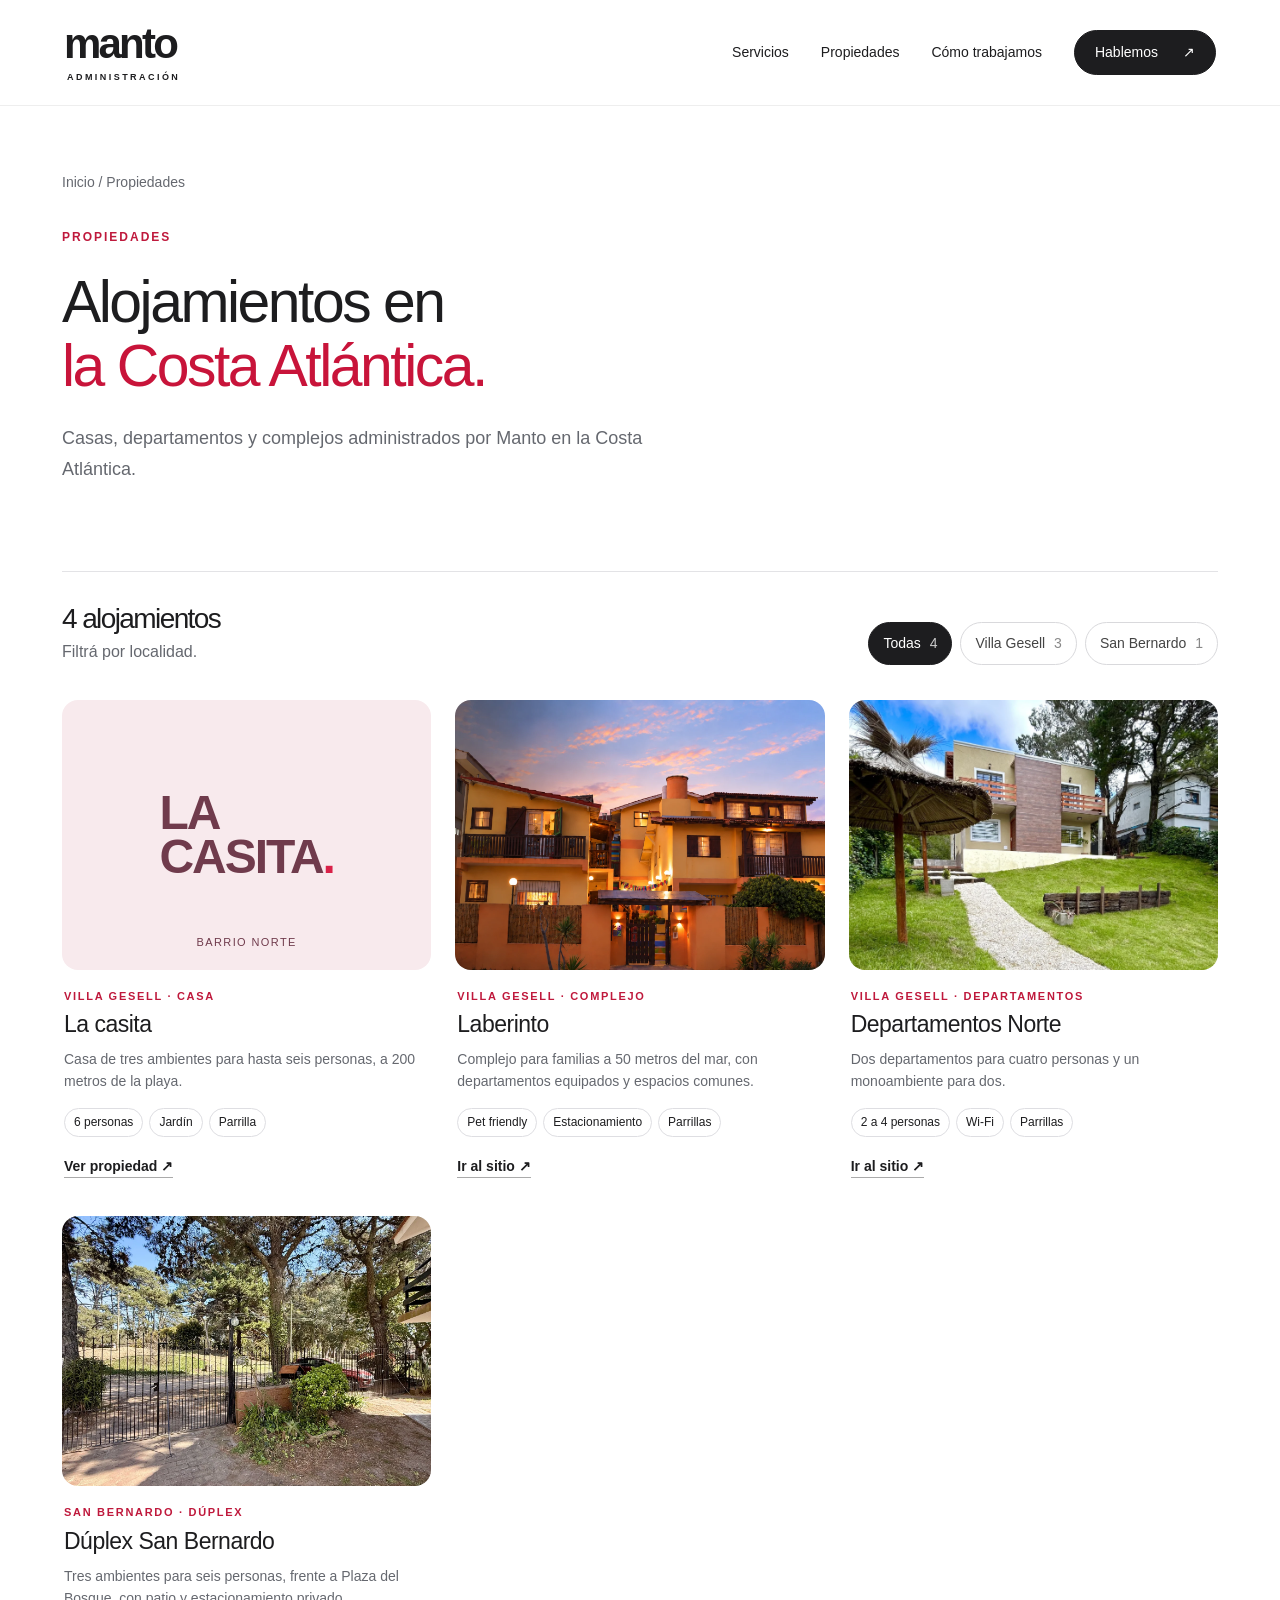
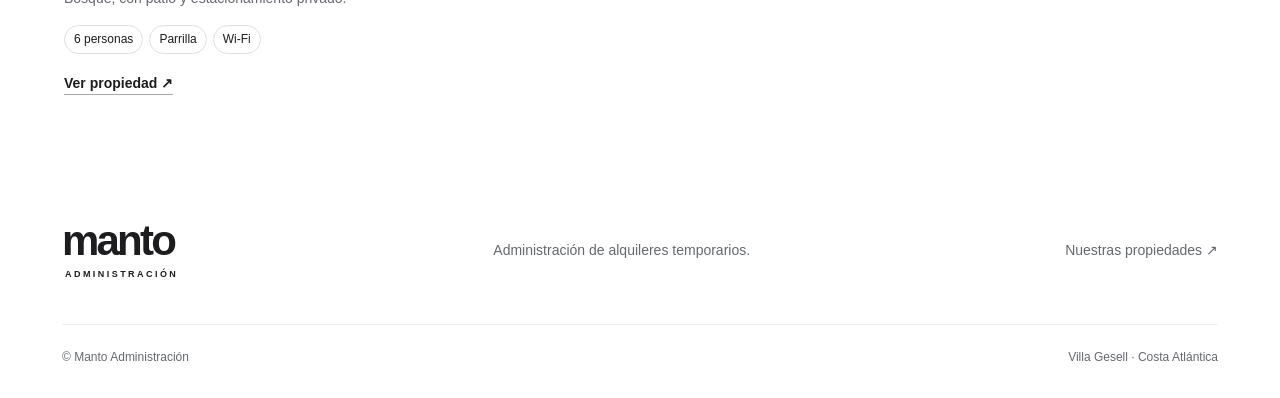
<file: propiedades.html>
<!doctype html><html lang="es-AR"><head><meta charset="utf-8"><meta name="viewport" content="width=device-width,initial-scale=1"><meta name="robots" content="index,follow"><meta name="description" content="Casas, departamentos y complejos administrados por Manto. Alojamientos en Villa Gesell y San Bernardo con fotos, servicios y contacto."><title>Propiedades · Manto Administración</title><link rel="icon" href="data:image/svg+xml,%3Csvg xmlns='http://www.w3.org/2000/svg' viewBox='0 0 64 64'%3E%3Crect width='64' height='64' rx='16' fill='%23ff385c'/%3E%3Cpath d='M13 46V19l19 18 19-18v27' fill='none' stroke='white' stroke-width='7'/%3E%3C/svg%3E"><link rel="stylesheet" href="styles.css"><script src="app.js" defer></script></head><body><a class="skip" href="#contenido">Saltar al contenido</a><header><a class="brand" href="index.html" aria-label="Manto, inicio">manto<span>ADMINISTRACIÓN</span></a><button class="menu" aria-label="Abrir menú" aria-expanded="false" aria-controls="nav">☰</button><nav id="nav" aria-label="Navegación principal"><a href="index.html#servicios">Servicios</a><a href="propiedades.html">Propiedades</a><a href="index.html#nosotros">Cómo trabajamos</a><a class="button small" href="index.html#contacto">Hablemos <span aria-hidden="true">↗</span></a></nav></header><main id="contenido" class="wrap"><section class="subhero properties-hero"><p class="breadcrumb"><a href="index.html">Inicio</a> / Propiedades</p><p class="eyebrow">PROPIEDADES</p><h1>Alojamientos en<br><em>la Costa Atlántica.</em></h1><p class="lead" style="margin-left:0">Casas, departamentos y complejos administrados por Manto en la Costa Atlántica.</p></section><section class="catalog-section" aria-labelledby="catalog-title"><div class="catalog-tools"><div><h2 id="catalog-title">4 alojamientos</h2><p>Filtrá por localidad.</p></div><div class="filter-bar" role="group" aria-label="Filtrar propiedades por localidad"><button class="filter active" type="button" data-filter="all" aria-pressed="true">Todas <span>4</span></button><button class="filter" type="button" data-filter="villa-gesell" aria-pressed="false">Villa Gesell <span>3</span></button><button class="filter" type="button" data-filter="san-bernardo" aria-pressed="false">San Bernardo <span>1</span></button></div></div><div class="catalog-grid" data-catalog><article class="catalog-card" data-city="villa-gesell"><a href="la-casita.html" class="catalog-image pink"><span>LA<br>CASITA<span class="art-dot">.</span></span><small>BARRIO NORTE</small></a><div class="catalog-card-body"><p class="card-location">VILLA GESELL · CASA</p><h3>La casita</h3><p>Casa de tres ambientes para hasta seis personas, a 200 metros de la playa.</p><div class="tags"><span>6 personas</span><span>Jardín</span><span>Parrilla</span></div><a class="card-link" href="la-casita.html">Ver propiedad ↗</a></div></article><article class="catalog-card" data-city="villa-gesell" id="laberinto"><a href="https://laberintogesell.com/" target="_blank" rel="noopener noreferrer" class="catalog-image"><img src="assets/laberinto.webp" alt="Fachada de Laberinto al atardecer" loading="lazy" width="900" height="600"></a><div class="catalog-card-body"><p class="card-location">VILLA GESELL · COMPLEJO</p><h3>Laberinto</h3><p>Complejo para familias a 50 metros del mar, con departamentos equipados y espacios comunes.</p><div class="tags"><span>Pet friendly</span><span>Estacionamiento</span><span>Parrillas</span></div><a class="card-link" href="https://laberintogesell.com/" target="_blank" rel="noopener noreferrer">Ir al sitio ↗</a></div></article><article class="catalog-card" data-city="villa-gesell" id="norte"><a href="https://departamentosnorte.com.ar/" target="_blank" rel="noopener noreferrer" class="catalog-image"><img src="assets/norte.webp" alt="Frente de Departamentos Norte" loading="lazy" width="900" height="600"></a><div class="catalog-card-body"><p class="card-location">VILLA GESELL · DEPARTAMENTOS</p><h3>Departamentos Norte</h3><p>Dos departamentos para cuatro personas y un monoambiente para dos.</p><div class="tags"><span>2 a 4 personas</span><span>Wi-Fi</span><span>Parrillas</span></div><a class="card-link" href="https://departamentosnorte.com.ar/" target="_blank" rel="noopener noreferrer">Ir al sitio ↗</a></div></article><article class="catalog-card" data-city="san-bernardo"><a href="duplex-san-bernardo.html" class="catalog-image"><img src="assets/duplex-san-bernardo/04-plaza.webp" alt="Vista hacia Plaza del Bosque desde el complejo en San Bernardo" loading="lazy" width="1350" height="1800"></a><div class="catalog-card-body"><p class="card-location">SAN BERNARDO · DÚPLEX</p><h3>Dúplex San Bernardo</h3><p>Tres ambientes para seis personas, frente a Plaza del Bosque, con patio y estacionamiento privado.</p><div class="tags"><span>6 personas</span><span>Parrilla</span><span>Wi-Fi</span></div><a class="card-link" href="duplex-san-bernardo.html">Ver propiedad ↗</a></div></article></div><p class="catalog-empty" data-empty hidden>No hay propiedades cargadas en esta localidad.</p></section></main><footer class="wrap"><a class="brand" href="index.html">manto<span>ADMINISTRACIÓN</span></a><p>Administración de alquileres temporarios.</p><a href="propiedades.html">Nuestras propiedades ↗</a><div class="footerline"><span>© Manto Administración</span><span>Villa Gesell · Costa Atlántica</span></div></footer></body></html>
</file>
<file: styles.css>
*{box-sizing:border-box}html{scroll-behavior:smooth;scroll-padding-top:100px}body{margin:0;background:#fff;color:#1d1d1f;font-family:-apple-system,BlinkMacSystemFont,"Helvetica Neue",Arial,sans-serif;font-size:16px;line-height:1.6}a{color:inherit;text-decoration:none}button{font:inherit;cursor:pointer}button,a,summary{-webkit-tap-highlight-color:transparent}a:focus-visible,button:focus-visible,summary:focus-visible{outline:3px solid #c8143a;outline-offset:5px}.wrap{max-width:1220px;margin:auto;padding-left:32px;padding-right:32px}header{height:106px;max-width:1284px;padding:0 64px;margin:auto;display:flex;align-items:center;justify-content:space-between;border-bottom:1px solid #eee}.brand{font-size:42px;font-weight:750;letter-spacing:-2.8px;line-height:1;display:inline-block}.brand span{display:block;font-size:9px;letter-spacing:2.45px;margin:8px 0 0 3px;font-weight:600}nav{display:flex;align-items:center;gap:32px;font-size:14px}nav>a:not(.button):hover{color:#c8143a}.button{display:inline-flex;align-items:center;justify-content:center;gap:25px;background:#1d1d1f;color:white;border:1px solid #1d1d1f;padding:14px 25px;border-radius:50px;font-size:15px;font-weight:500;transition:background .2s,transform .2s}.button:hover{background:#37373b;transform:translateY(-2px)}.button.small{padding:10px 20px;font-size:14px}.button.outline{background:#fff;border-color:#d9d9dc;color:#1d1d1f}.button.outline:hover{background:#f5f5f7}.menu{display:none}.hero{padding-top:80px;position:relative}.ghost{position:absolute;top:2px;left:0;right:0;text-align:center;font-size:clamp(180px,24vw,350px);line-height:1;font-weight:800;color:#f7f7f8;letter-spacing:-20px;z-index:-1;overflow:hidden}.hero-copy{max-width:860px;text-align:center;margin:auto}.eyebrow{font-size:12px;letter-spacing:2px;font-weight:650;color:#bf193c;margin:0 0 22px}h1,h2,h3,p{margin-top:0}h1{font-size:clamp(40px,4.6vw,65px);line-height:1.09;letter-spacing:-2.5px;font-weight:500;margin-bottom:25px}em{font-style:normal;color:#c8143a}.lead{font-size:18px;line-height:1.75;color:#65686f;max-width:620px;margin:0 auto 30px}.actions{display:flex;justify-content:center;gap:12px;flex-wrap:wrap}.hero-photo{margin:55px 0 0;height:390px;border-radius:22px;overflow:hidden;position:relative;background:#ddd}.hero-photo img{display:block;width:100%;height:100%;object-fit:cover}.hero-photo:after{content:"";position:absolute;inset:40% 0 0;background:linear-gradient(transparent,#0008)}figcaption{position:absolute;bottom:28px;left:32px;color:white;z-index:1;font-size:21px;max-width:80%;line-height:1.4}figcaption small{display:block;font-size:12px;margin-top:7px;color:#f4f4f4}.caption-row{display:flex;justify-content:space-between;gap:12px;font-size:13px;color:#65686f;padding:19px 0 28px}.section{padding-top:95px;padding-bottom:95px}.pale{background:#f5f5f7}.section-heading{display:flex;justify-content:space-between;align-items:end;gap:45px;margin-bottom:40px}.section-heading>p{max-width:340px;color:#65686f;margin-bottom:6px}h2{font-size:clamp(30px,3.4vw,43px);font-weight:500;letter-spacing:-1.6px;line-height:1.18;margin-bottom:0}.services{display:grid;grid-template-columns:repeat(3,1fr);gap:20px}.service{padding:30px;background:#fff;border:1px solid #e4e4e7;border-radius:18px;display:flex;flex-direction:column}.index{font-size:12px;letter-spacing:1.4px;color:#65686f}.service h3{font-size:28px;line-height:1.2;letter-spacing:-1px;font-weight:500;margin:30px 0 18px}.service p{color:#65686f;font-size:15px}.service ul{padding:0;list-style:none;font-size:14px;line-height:1.6;margin:6px 0 28px}.service li{padding:7px 0;border-bottom:1px solid #eee}.service li:before{content:"✓";margin-right:10px;color:#bf193c}.service a{margin-top:auto;font-size:14px;font-weight:600}.featured{border-color:#eeb9c4;background:#fff8fa}.note{font-size:13px;color:#65686f;margin:22px 0 0}.text-link{font-size:14px;border-bottom:1px solid;padding-bottom:5px;white-space:nowrap}.property-grid{display:grid;grid-template-columns:repeat(3,1fr);gap:26px}.property-art{height:280px;border-radius:16px;display:flex;align-items:center;justify-content:center;position:relative;overflow:hidden}.property-art>span{font-size:50px;line-height:1;font-weight:650;letter-spacing:-2px}.property-art small{position:absolute;bottom:18px;font-size:12px;font-weight:400;letter-spacing:0;opacity:.75}.pink{background:#f8eaed;color:#703b4c}.gray{background:#ededed;color:#4c4c50}.dark{background:#272d35;color:#f7f7f7}.art-dot{color:#d92148}.property-art .serif{font-family:Georgia,serif;font-style:italic;font-weight:400;font-size:42px}.north-arrow{display:block;font-size:45px;text-align:right;margin-top:10px}.property-meta{display:flex;align-items:center;justify-content:space-between;padding:21px 0}.property-meta p{font-size:11px;letter-spacing:1.8px;color:#65686f;margin:0 0 5px}.property-meta h3{font-size:22px;font-weight:500;margin:0;letter-spacing:-.5px}.round{border:1px solid #ddd;border-radius:50%;width:38px;height:38px;text-align:center;line-height:36px}.property:hover .round{background:#1d1d1f;color:#fff}.process{background:#1d1d1f;color:#fff}.process .eyebrow{color:#ff8299}.process .section-heading>p{color:#b5b5bb}.steps{display:grid;grid-template-columns:repeat(3,1fr);gap:40px;margin-top:55px}.steps article{border-top:1px solid #ffffff30;padding-top:25px}.steps span{color:#bcbcc3;font-size:14px}.steps h3{font-size:21px;font-weight:500;margin:22px 0 12px}.steps p{color:#b5b5bb;font-size:15px;max-width:310px}.faq{display:grid;grid-template-columns:1fr 1.2fr;gap:70px}details{border-bottom:1px solid #ddd;padding:22px 0}details:first-child{border-top:1px solid #ddd}summary{cursor:pointer;font-size:16px;font-weight:500;list-style:none;display:flex;justify-content:space-between;gap:20px}summary:after{content:"+";font-size:22px;line-height:1}details[open] summary:after{content:"−"}details p{color:#65686f;font-size:15px;margin:17px 25px 0 0}.contact{background:#f7f7f8;text-align:center;border-radius:22px;padding-top:65px;padding-bottom:65px;margin-bottom:80px}.contact>p:not(.eyebrow){color:#65686f;margin:23px 0}.contact-note{font-size:14px}footer{display:flex;align-items:center;justify-content:space-between;gap:30px;flex-wrap:wrap;padding-top:25px;padding-bottom:30px}footer>p,footer>a:not(.brand){font-size:14px;color:#65686f;margin:0}.footerline{width:100%;border-top:1px solid #eee;margin-top:15px;padding-top:23px;display:flex;justify-content:space-between;gap:20px;font-size:12px;color:#65686f}.skip{position:fixed;top:-80px;background:#fff;padding:12px;z-index:10}.skip:focus{top:0}.subhero{padding:65px 0 45px}.subhero h1{max-width:850px}.breadcrumb{font-size:14px;color:#65686f;margin-bottom:35px}.catalog{padding-bottom:60px}.listing{display:grid;grid-template-columns:1fr 1.1fr;gap:65px;align-items:center;padding:45px 0;border-top:1px solid #e3e3e6}.listing .property-art{height:320px}.listing h2{margin-bottom:18px}.listing p{color:#65686f;max-width:470px}.listing .eyebrow{color:#bf193c}.status{font-size:14px;padding:14px 18px;border-radius:8px;background:#f5f5f7}.detail-grid{display:grid;grid-template-columns:1.5fr 1fr;gap:55px;padding:45px 0 75px}.detail-grid h2{font-size:30px;margin-bottom:20px}.detail-grid p{color:#65686f}.detail-grid aside{background:#f5f5f7;border-radius:16px;padding:30px}.facts{display:grid;grid-template-columns:1fr 1fr;gap:18px;margin-top:30px}.facts p{font-size:14px;border-top:1px solid #ddd;padding-top:12px}.facts strong{display:block;color:#1d1d1f}.detail-art{height:380px}.detail-art>span{font-size:90px}.back{font-size:14px;text-decoration:underline}@media(min-width:1500px){.hero{padding-top:100px}}@media(max-width:800px){header{padding:0 24px;height:90px}.wrap{padding-left:24px;padding-right:24px}nav{gap:18px;font-size:13px}.brand{font-size:35px}nav>a:nth-child(3){display:none}.hero{padding-top:65px}.ghost{top:35px;letter-spacing:-12px}h1{letter-spacing:-1.8px}.hero-photo{height:310px}.section{padding-top:65px;padding-bottom:65px}.section-heading{align-items:start;flex-direction:column;gap:22px}.section-heading>p{max-width:550px}.services{gap:12px}.service{padding:21px}.service h3{font-size:23px}.property-grid{gap:15px}.property-art{height:225px}.property-art>span{font-size:37px}.property-art .serif{font-size:30px}.property-meta h3{font-size:18px}.faq{gap:35px}.contact{margin-left:24px;margin-right:24px}.listing{gap:35px}}@media(max-width:600px){.menu{display:block;border:0;background:none;font-size:24px;padding:8px}header{position:relative}nav{display:none;position:absolute;top:89px;left:0;right:0;padding:25px;background:white;z-index:5;border-bottom:1px solid #ddd;box-shadow:0 15px 20px #0001}nav.open{display:flex;flex-direction:column;align-items:stretch}nav>a:nth-child(3){display:block}.hero{padding-top:50px}.eyebrow{font-size:11px;letter-spacing:1.6px}h1{font-size:39px}.lead{font-size:16px}.actions{flex-direction:column;align-items:stretch;padding:0 12px}.hero-photo{margin-top:35px;height:290px;border-radius:15px}figcaption{font-size:18px;left:20px;bottom:20px;max-width:85%}figcaption small{font-size:12px}.caption-row{flex-direction:column;gap:4px}.services,.property-grid,.steps,.faq,.listing,.detail-grid{grid-template-columns:1fr}.service{padding:28px}.service h3{font-size:29px}.property-art{height:290px}.property-art>span{font-size:58px}.property-art .serif{font-size:48px}.property-meta h3{font-size:23px}.property-grid{gap:25px}.steps{gap:20px;margin-top:35px}.steps p{max-width:100%}.faq{gap:35px}.contact{padding-top:45px;padding-bottom:45px;margin-bottom:45px}.contact h2{font-size:30px}footer{align-items:start;flex-direction:column;gap:24px}.footerline{flex-direction:column;gap:5px;margin-top:0}.subhero{padding-top:40px}.listing{gap:25px}.listing .property-art{height:270px}.detail-grid{gap:20px}.detail-art{height:280px}.facts{gap:12px}}@media(prefers-reduced-motion:reduce){html{scroll-behavior:auto}*{transition:none!important}}
/* La casita · temporada 2027 */
.property-photo img{width:100%;height:100%;object-fit:cover;display:block}.casita-heading{display:grid;grid-template-columns:1.5fr 1fr;align-items:center;gap:55px}.casita-heading h1{font-size:clamp(35px,4vw,54px)}.casita-heading .lead{margin-left:0;font-size:17px}.casita-mark{height:270px}.casita-mark>span{font-size:clamp(32px,3.4vw,50px);white-space:nowrap}.casita-mark small{letter-spacing:1.2px}.tags{display:flex;gap:9px;flex-wrap:wrap;margin:23px 0}.tags span{font-size:13px;padding:6px 13px;border:1px solid #dedee2;border-radius:50px}.gallery-heading{display:flex;align-items:center;justify-content:space-between;gap:20px;margin:25px 0}.gallery-heading h2{font-size:28px}.gallery-heading>span{font-size:13px;color:#65686f}.photo-gallery{display:grid;grid-template-columns:repeat(4,1fr);gap:12px}.gallery-item{display:block;position:relative;overflow:hidden;border-radius:12px;aspect-ratio:3/2;background:#eee}.gallery-item:first-child{grid-column:span 2;grid-row:span 2;aspect-ratio:auto}.gallery-item img{width:100%;height:100%;object-fit:cover;display:block;transition:transform .3s}.gallery-item:hover img{transform:scale(1.035)}.gallery-item span{position:absolute;inset:auto 0 0;color:#fff;background:linear-gradient(transparent,#000b);padding:25px 15px 12px;font-size:12px;line-height:1.4}.casita-details{align-items:start;padding-top:60px}.detail-section{padding-bottom:35px;margin-bottom:35px;border-bottom:1px solid #e3e3e6}.detail-section:last-child{margin-bottom:0}.amenities{display:grid;grid-template-columns:1fr 1fr;gap:17px;list-style:none;padding:0}.amenities li{font-size:15px}.amenities li:before{content:'✓';color:#bf193c;margin-right:10px}.stay-times{display:flex;gap:65px;margin:25px 0}.stay-times span{display:block;font-size:12px;color:#65686f;letter-spacing:1.5px}.stay-times strong{font-size:24px;font-weight:500}.conditions{padding-left:20px;color:#65686f;line-height:1.8}.conditions li{padding-bottom:6px}.linen{background:#fff5f7;border-radius:12px;padding:22px;margin-top:25px}.linen p{margin:8px 0 0;font-size:15px}.reservation{position:sticky;top:30px}.reservation .button{width:100%;gap:12px}.payment{padding:20px 0;margin:15px 0;border-top:1px solid #ddd;border-bottom:1px solid #ddd}.payment strong{font-size:24px;font-weight:500}.payment p{font-size:15px;margin:8px 0 0}.reservation .note{text-align:center}.reservation hr{border:0;border-top:1px solid #ddd;margin:28px 0}.host-label{font-size:14px!important}.host-label span{font-size:12px}.detail-bottom{height:55px}.listing .note{margin:0 0 20px}#photo-dialog{border:0;background:#171719;color:white;max-width:1200px;width:94vw;max-height:94dvh;padding:20px;border-radius:15px}#photo-dialog::backdrop{background:#000d}.lightbox-toolbar,.lightbox-controls{display:flex;align-items:center;justify-content:space-between;gap:18px}.lightbox-toolbar{margin-bottom:15px}.lightbox-toolbar button,.lightbox-controls button{background:#303034;border:1px solid #666;color:white;border-radius:50px;padding:9px 16px;font-size:14px;white-space:nowrap}#photo-large{display:block;max-height:70dvh;width:100%;object-fit:contain}.lightbox-controls{margin-top:15px}.lightbox-controls p{margin:0;text-align:center;font-size:14px;color:#ddd}body.gallery-open{overflow:hidden}@media(max-width:800px){.casita-heading{gap:25px;grid-template-columns:1.3fr 1fr}.casita-mark{height:240px}.casita-mark>span{font-size:32px}.photo-gallery{grid-template-columns:repeat(3,1fr)}.casita-details{grid-template-columns:1.4fr 1fr;gap:25px}.reservation{padding:24px!important}.reservation h2{font-size:26px}.reservation .button{font-size:13px;padding:12px}.amenities{grid-template-columns:1fr}}@media(max-width:600px){.casita-heading,.casita-details{grid-template-columns:1fr}.casita-heading h1{font-size:38px}.casita-mark{height:190px}.casita-mark>span{font-size:46px}.gallery-heading{align-items:start;flex-direction:column;gap:10px}.photo-gallery{grid-template-columns:1fr 1fr;gap:8px}.gallery-item:first-child{grid-column:span 2;grid-row:auto;aspect-ratio:3/2}.gallery-item span{font-size:12px;padding:20px 10px 8px}.reservation{position:static}.amenities{grid-template-columns:1fr 1fr}.lightbox-controls{flex-wrap:wrap;gap:10px}.lightbox-controls p{order:3;width:100%}#photo-dialog{padding:12px}.casita-details{padding-top:40px}.casita-mark small{font-size:11px}.tags{margin:20px 0}}

/* Scalable property catalog */
.properties-hero{padding-bottom:55px}.catalog-section{padding-bottom:100px}.catalog-tools{display:flex;align-items:end;justify-content:space-between;gap:30px;border-top:1px solid #e3e3e6;padding-top:30px;margin-bottom:35px}.catalog-tools h2{font-size:28px}.catalog-tools p{margin:4px 0 0;color:#65686f}.filter-bar{display:flex;gap:8px;flex-wrap:wrap;justify-content:flex-end}.filter{border:1px solid #d9d9dc;border-radius:99px;background:#fff;padding:9px 14px;color:#444;font-size:14px}.filter span{color:#888;margin-left:5px}.filter:hover,.filter.active{background:#1d1d1f;border-color:#1d1d1f;color:#fff}.filter.active span{color:#ccc}.catalog-grid{display:grid;grid-template-columns:repeat(3,minmax(0,1fr));gap:38px 24px}.catalog-card{min-width:0}.catalog-card[hidden]{display:none}.catalog-image{height:270px;border-radius:16px;display:flex;align-items:center;justify-content:center;position:relative;overflow:hidden}.catalog-image img{width:100%;height:100%;display:block;object-fit:cover;transition:transform .3s}.catalog-card:not(.pending-card):hover .catalog-image img{transform:scale(1.025)}.catalog-image.pink{background:#f8eaed;color:#703b4c}.catalog-image.pink>span{font-size:48px;line-height:.9;font-weight:650;letter-spacing:-2px}.catalog-image small{position:absolute;bottom:18px;font-size:11px;letter-spacing:1.4px}.catalog-card-body{padding:18px 2px 0}.card-location{font-size:11px;letter-spacing:1.7px;color:#bf193c;font-weight:650;margin:0 0 5px}.catalog-card h3{font-size:23px;line-height:1.25;letter-spacing:-.5px;font-weight:500;margin:0 0 9px}.catalog-card-body>p:not(.card-location){color:#65686f;font-size:14px;line-height:1.6;margin-bottom:15px}.catalog-card .tags{margin:0 0 16px;gap:6px}.catalog-card .tags span{font-size:12px;padding:4px 9px}.card-link{font-size:14px;font-weight:650;border-bottom:1px solid #aaa;padding-bottom:3px}.pending-art{background:#f3f3f4;color:#a2a2a7}.pending-art>span{font-size:64px;font-weight:700;letter-spacing:-4px}.san-bernardo-art{background:#f7edf0;color:#b68491}.pending-label{display:inline-block;font-size:12px;color:#777;background:#f3f3f4;border-radius:99px;padding:6px 11px}.catalog-empty{text-align:center;padding:60px 0;color:#65686f}@media(max-width:800px){.catalog-tools{align-items:flex-start;flex-direction:column}.filter-bar{justify-content:flex-start}.catalog-grid{grid-template-columns:repeat(2,minmax(0,1fr))}}@media(max-width:600px){.catalog-section{padding-bottom:65px}.catalog-grid{grid-template-columns:1fr;gap:38px}.catalog-image{height:285px}.filter-bar{width:100%;flex-wrap:nowrap;overflow-x:auto;padding-bottom:5px}.filter{white-space:nowrap}.catalog-image.pink>span{font-size:55px}}

.gallery-all-btn{background:none;border:0;padding:0;color:#c8143a;font-size:13px;font-weight:600;cursor:pointer;text-decoration:underline;text-underline-offset:3px;transition:opacity .2s}.gallery-all-btn:hover{opacity:.7}.gallery-view-all{text-align:center;margin-top:22px}

/* Dúplex San Bernardo */
.duplex-mark{height:270px;background:#e9eee6;color:#40523c;text-align:center}.duplex-mark>span{font-size:clamp(27px,3vw,43px);line-height:.95;letter-spacing:-1.8px}.duplex-mark small{letter-spacing:1.2px}.portrait-gallery .gallery-item img{object-position:center}.portrait-gallery .gallery-item:first-child img{object-position:center 65%}.reservation-detail{font-size:14px;margin-bottom:24px}.property-grid:has(.property:nth-child(4)){grid-template-columns:repeat(4,minmax(0,1fr))}.property-grid:has(.property:nth-child(4)) .property-art{height:245px}.property-grid:has(.property:nth-child(4)) .property-meta h3{font-size:20px}
@media(max-width:1000px){.property-grid:has(.property:nth-child(4)){grid-template-columns:repeat(2,minmax(0,1fr))}.property-grid:has(.property:nth-child(4)) .property-art{height:280px}}
@media(max-width:600px){.duplex-mark{height:190px}.duplex-mark>span{font-size:37px}.property-grid:has(.property:nth-child(4)){grid-template-columns:1fr}.property-grid:has(.property:nth-child(4)) .property-art{height:290px}}

/* Galería vertical del Dúplex San Bernardo */
.portrait-gallery{grid-auto-rows:190px}.portrait-gallery .gallery-item{aspect-ratio:auto}.portrait-gallery .gallery-item:first-child{grid-row:span 2;aspect-ratio:auto}.portrait-gallery .gallery-item img{object-position:center 48%}
@media(max-width:800px){.portrait-gallery{grid-auto-rows:170px}}
@media(max-width:600px){.portrait-gallery{grid-auto-rows:180px}.portrait-gallery .gallery-item:first-child{grid-row:span 1;height:260px}.portrait-gallery .gallery-item:first-child img{object-position:center 48%}}
</file>
